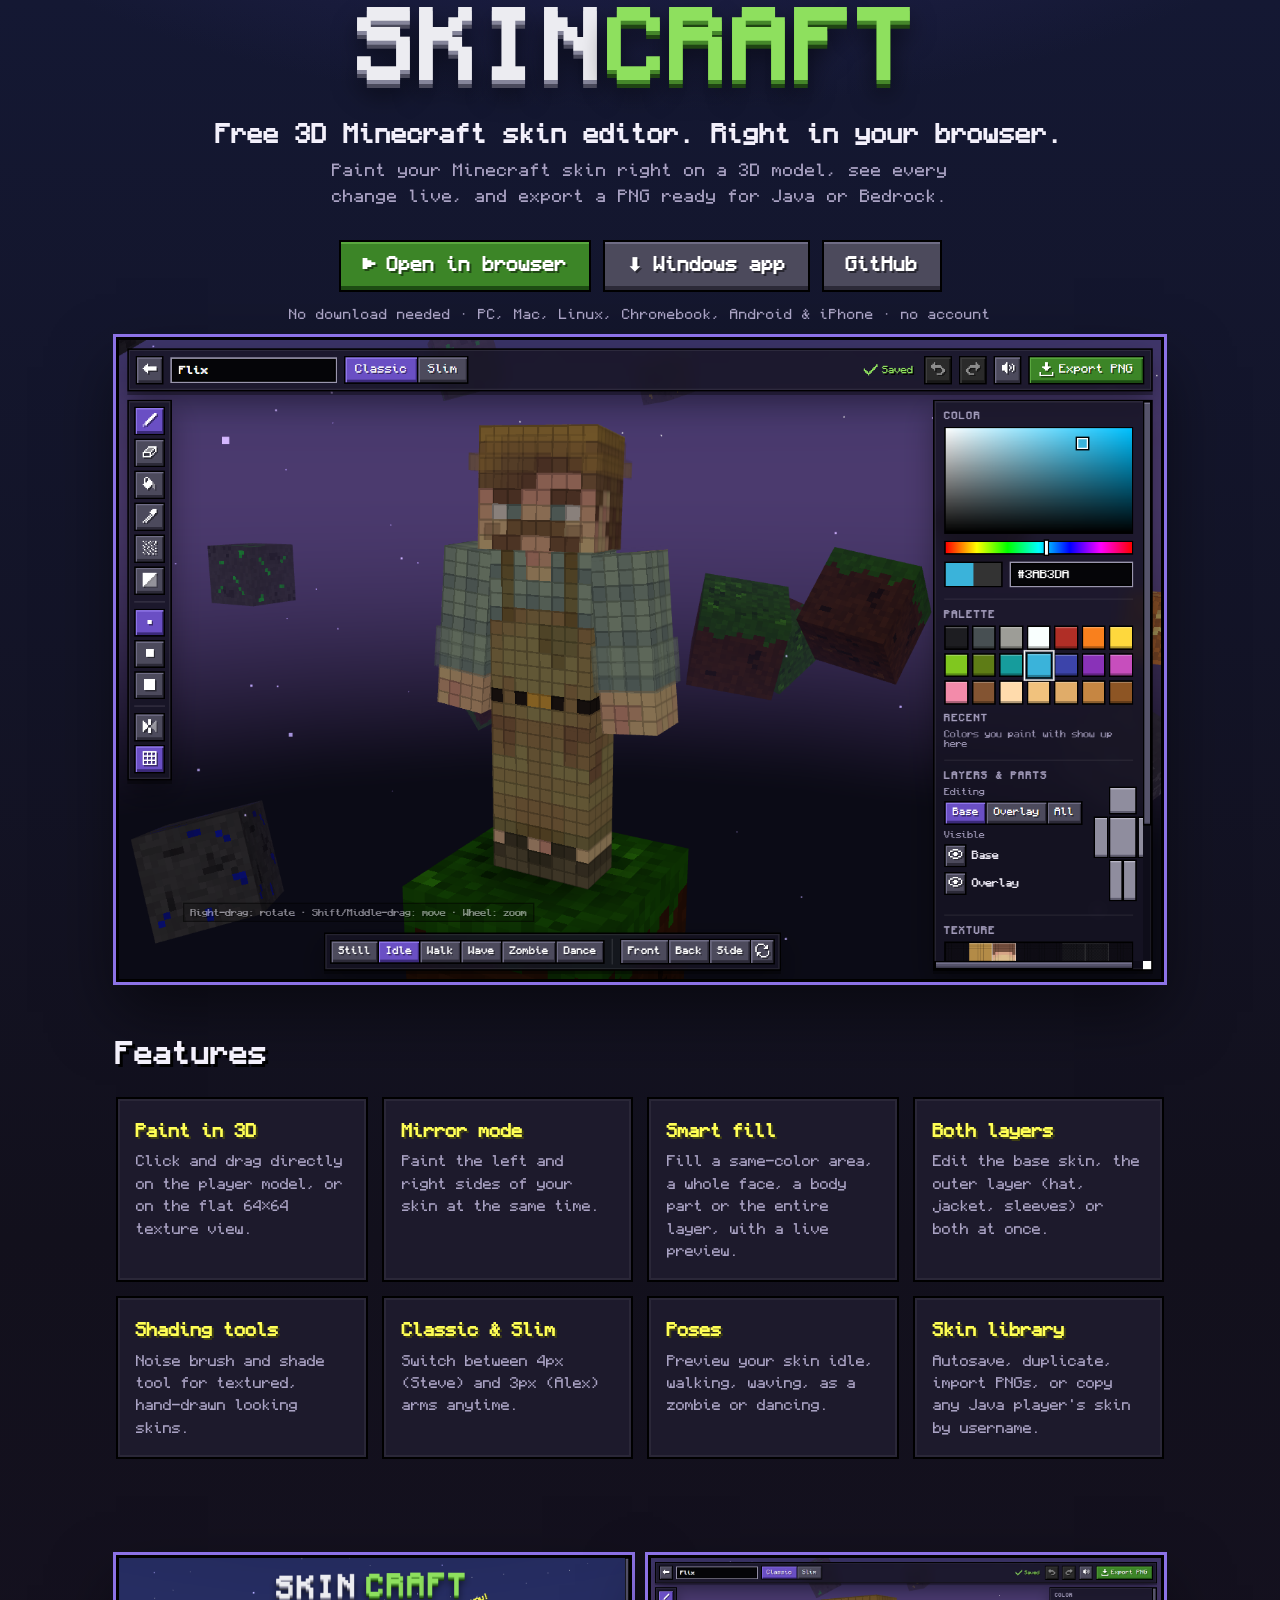
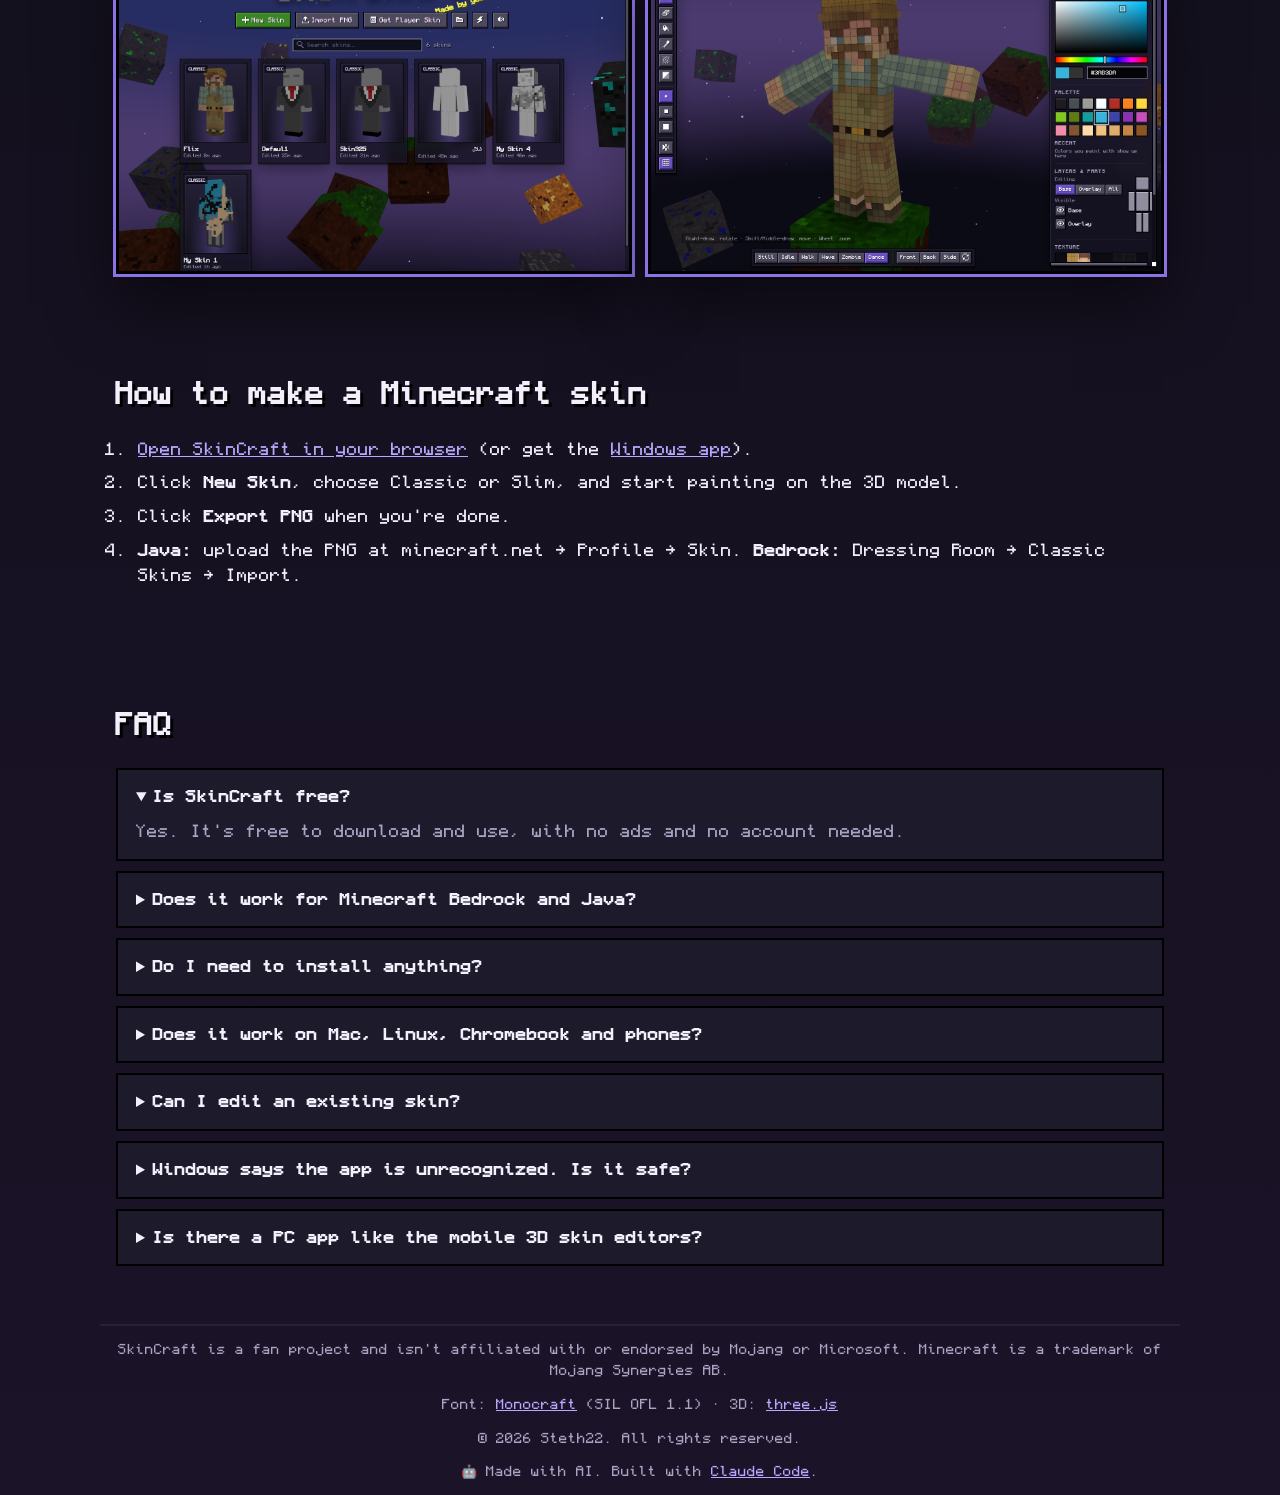
<file: docs/index.html>
<!doctype html>
<html lang="en">
<head>
  <meta charset="utf-8">
  <meta name="viewport" content="width=device-width, initial-scale=1">
  <title>SkinCraft – Free 3D Minecraft Skin Editor (Browser, PC, Mac & Mobile)</title>
  <meta name="description" content="SkinCraft is a free 3D Minecraft skin editor that runs in your browser on PC, Mac, Linux, Android and iPhone, or as a Windows app. Paint skins directly on a 3D model with mirror mode, layers, fill tools and pose previews, then export a PNG for Minecraft Java or Bedrock.">
  <link rel="canonical" href="https://steth22.github.io/SkinCraft/">
  <link rel="icon" href="assets/icon.png">
  <meta name="theme-color" content="#1b1730">

  <meta property="og:type" content="website">
  <meta property="og:site_name" content="SkinCraft">
  <meta property="og:title" content="SkinCraft – Free 3D Minecraft Skin Editor in your browser">
  <meta property="og:description" content="Paint Minecraft skins directly on a 3D model, right in your browser. No download. Mirror mode, layers, fill tools, poses and PNG export for Java & Bedrock.">
  <meta property="og:url" content="https://steth22.github.io/SkinCraft/">
  <meta property="og:image" content="https://steth22.github.io/SkinCraft/og.png">
  <meta property="og:image:width" content="1280">
  <meta property="og:image:height" content="640">
  <meta name="twitter:card" content="summary_large_image">
  <meta name="twitter:title" content="SkinCraft – Free 3D Minecraft Skin Editor in your browser">
  <meta name="twitter:description" content="Paint Minecraft skins directly on a 3D model. Free, in your browser or on Windows.">
  <meta name="twitter:image" content="https://steth22.github.io/SkinCraft/og.png">

  <script type="application/ld+json">
  {
    "@context": "https://schema.org",
    "@type": "SoftwareApplication",
    "name": "SkinCraft",
    "description": "Free 3D Minecraft skin editor that runs in the browser (PC, Mac, Linux, Android, iPhone) or as a Windows app. Paint skins directly on a 3D model with mirror mode, layers, fill tools and pose previews, then export a PNG for Minecraft Java or Bedrock.",
    "applicationCategory": "DesignApplication",
    "applicationSubCategory": "Minecraft skin editor",
    "operatingSystem": "Web browser (Windows, macOS, Linux, ChromeOS, Android, iOS), Windows 10, Windows 11",
    "browserRequirements": "Requires a modern browser with WebGL",
    "installUrl": "https://steth22.github.io/SkinCraft/app/",
    "softwareVersion": "1.0.1",
        "url": "https://steth22.github.io/SkinCraft/",
    "downloadUrl": "https://github.com/Steth22/SkinCraft/releases/latest",
    "codeRepository": "https://github.com/Steth22/SkinCraft",
    "screenshot": ["https://steth22.github.io/SkinCraft/library.png", "https://steth22.github.io/SkinCraft/editor.png"],
    "image": "https://steth22.github.io/SkinCraft/og.png",
    "offers": { "@type": "Offer", "price": "0", "priceCurrency": "USD" },
    "author": { "@type": "Person", "name": "Steth22", "url": "https://github.com/Steth22" },
    "copyrightHolder": { "@type": "Person", "name": "Steth22" },
    "copyrightYear": 2026,
    "featureList": [
      "Paint directly on a 3D Minecraft player model",
      "Mirror mode for symmetrical painting",
      "Base and overlay (outer) layer editing",
      "Fill by area, face, body part or whole layer",
      "Noise brush and shading tools",
      "Classic (Steve) and Slim (Alex) models",
      "Pose previews: idle, walk, wave, zombie, dance",
      "Import PNG skins and copy any Java player's skin by username",
      "Export 64x64 PNG skins for Minecraft Java and Bedrock"
    ]
  }
  </script>
  <script type="application/ld+json">
  {
    "@context": "https://schema.org",
    "@type": "FAQPage",
    "mainEntity": [
      { "@type": "Question", "name": "Is SkinCraft free?", "acceptedAnswer": { "@type": "Answer", "text": "Yes. SkinCraft is free to download and use, with no ads and no account needed." } },
      { "@type": "Question", "name": "How do I make a Minecraft skin on PC with SkinCraft?", "acceptedAnswer": { "@type": "Answer", "text": "Download SkinCraft.exe, click New Skin, paint directly on the 3D model, then click Export PNG and upload the file to Minecraft." } },
      { "@type": "Question", "name": "Does SkinCraft work for Minecraft Bedrock and Java?", "acceptedAnswer": { "@type": "Answer", "text": "Yes. SkinCraft exports standard 64x64 PNG skins, which work in both Minecraft Java Edition and Bedrock Edition." } },
      { "@type": "Question", "name": "Do I need to install anything?", "acceptedAnswer": { "@type": "Answer", "text": "No. SkinCraft runs directly in your web browser at steth22.github.io/SkinCraft/app. There is also an optional standalone .exe for Windows." } },
      { "@type": "Question", "name": "Does SkinCraft work on Mac, Linux, Chromebook, Android and iPhone?", "acceptedAnswer": { "@type": "Answer", "text": "Yes. The web version works in any modern browser with touch controls on phones and tablets, and it can be installed to the home screen like an app and used offline." } },
      { "@type": "Question", "name": "Can I edit an existing Minecraft skin?", "acceptedAnswer": { "@type": "Answer", "text": "Yes. Import any PNG skin (old 64x32 skins are converted automatically) or copy a Minecraft Java player's skin by typing their username." } },
      { "@type": "Question", "name": "Is there a PC app like the mobile 3D skin editors?", "acceptedAnswer": { "@type": "Answer", "text": "SkinCraft brings the paint-on-the-3D-model workflow of mobile skin editor apps to Windows PCs, with mouse and keyboard controls." } }
    ]
  }
  </script>

  <style>
    @font-face { font-family: 'Monocraft'; src: url(assets/monocraft.ttf) format('truetype'); font-weight: 400; font-display: swap; }
    @font-face { font-family: 'Monocraft'; src: url(assets/monocraft-bold.ttf) format('truetype'); font-weight: 700; font-display: swap; }
    :root {
      --bg: #12101c; --panel: #1d1a2c; --line: #000; --text: #f3f0fb; --muted: #aaa3c4;
      --green: #3c8527; --green-hi: #5aa83f; --green-lo: #1d4d13; --gold: #ffff55; --purple: #8c72e6;
    }
    * { box-sizing: border-box; }
    html { scroll-behavior: smooth; }
    body {
      margin: 0; color: var(--text); font: 16px/1.6 'Monocraft', ui-monospace, monospace;
      background: radial-gradient(1200px 600px at 50% -10%, #2c2a63 0%, transparent 70%), linear-gradient(#141833, #12101c 40%, #1b1328);
      background-color: var(--bg);
    }
    a { color: #b9a8ff; }
    .wrap { max-width: 1080px; margin: 0 auto; padding: 0 16px; }
    header { text-align: center; padding: 64px 0 40px; }
    .logo { margin: 0; font-weight: 700; font-size: clamp(44px, 10vw, 88px); line-height: 1; letter-spacing: .04em; }
    .logo .a { color: #ececf1; text-shadow: 0 4px 0 #85859a, 0 8px 0 #4a4a5c, 0 14px 24px rgba(0,0,0,.6); }
    .logo .b { color: #8ee05e; text-shadow: 0 4px 0 #45872a, 0 8px 0 #1f4413, 0 14px 24px rgba(0,0,0,.6); }
    .tag { font-size: clamp(18px, 3vw, 24px); font-weight: 700; margin: 26px 0 6px; }
    .sub { color: var(--muted); margin: 0 auto 30px; max-width: 640px; }
    .btns { display: flex; gap: 12px; justify-content: center; flex-wrap: wrap; }
    .btn {
      display: inline-flex; align-items: center; gap: 10px; padding: 12px 22px 15px; font: 700 18px 'Monocraft', monospace;
      color: #fff; text-decoration: none; background: #4c4a5c; border: 2px solid #000;
      box-shadow: inset 0 2px 0 #6f6c85, inset 0 -4px 0 #2c2a38; text-shadow: 2px 2px 0 rgba(0,0,0,.45);
      transition: transform .1s, filter .15s;
    }
    .btn:hover { filter: brightness(1.15); transform: translateY(-2px); }
    .btn.green { background: var(--green); box-shadow: inset 0 2px 0 var(--green-hi), inset 0 -4px 0 var(--green-lo); }
    .note { color: var(--muted); font-size: 13px; margin-top: 12px; }
    .shot { display: block; width: 100%; height: auto; border: 3px solid #000; box-shadow: 0 0 0 3px var(--purple), 0 30px 60px rgba(0,0,0,.5); }
    section { padding: 48px 0; }
    h2 { font-size: 28px; margin: 0 0 22px; text-shadow: 3px 3px 0 #000; }
    .grid { display: grid; grid-template-columns: repeat(auto-fit, minmax(240px, 1fr)); gap: 14px; }
    .card { background: var(--panel); border: 2px solid #000; box-shadow: inset 0 0 0 2px rgba(255,255,255,.06); padding: 18px; }
    .card h3 { margin: 0 0 6px; font-size: 17px; color: var(--gold); text-shadow: 2px 2px 0 #3f3f15; }
    .card p { margin: 0; color: var(--muted); font-size: 14px; }
    .pair { display: grid; grid-template-columns: 1fr 1fr; gap: 16px; }
    ol.steps { padding-left: 22px; } ol.steps li { margin-bottom: 8px; }
    details { background: var(--panel); border: 2px solid #000; margin-bottom: 10px; padding: 14px 18px; }
    summary { cursor: pointer; font-weight: 700; }
    details p { color: var(--muted); margin: 10px 0 0; }
    footer { text-align: center; color: var(--muted); font-size: 13px; padding: 40px 0 60px; border-top: 2px solid rgba(255,255,255,.06); margin-top: 30px; }
    @media (max-width: 700px) { .pair { grid-template-columns: 1fr; } header { padding-top: 40px; } }
  </style>
</head>
<body>
  <header class="wrap">
    <h1 class="logo"><span class="a">SKIN</span><span class="b">CRAFT</span></h1>
    <p class="tag">Free 3D Minecraft skin editor. Right in your browser.</p>
    <p class="sub">Paint your Minecraft skin right on a 3D model, see every change live, and export a PNG ready for Java or Bedrock.</p>
    <div class="btns">
      <a class="btn green" href="app/">▶ Open in browser</a>
      <a class="btn" href="https://github.com/Steth22/SkinCraft/releases/latest">⬇ Windows app</a>
      <a class="btn" href="https://github.com/Steth22/SkinCraft">GitHub</a>
    </div>
    <p class="note">No download needed · PC, Mac, Linux, Chromebook, Android &amp; iPhone · no account</p>
  </header>

  <main class="wrap">
    <img class="shot" src="editor.png" width="1500" height="920" alt="SkinCraft editor painting a Minecraft skin on a 3D model">

    <section id="features">
      <h2>Features</h2>
      <div class="grid">
        <div class="card"><h3>Paint in 3D</h3><p>Click and drag directly on the player model, or on the flat 64×64 texture view.</p></div>
        <div class="card"><h3>Mirror mode</h3><p>Paint the left and right sides of your skin at the same time.</p></div>
        <div class="card"><h3>Smart fill</h3><p>Fill a same-color area, a whole face, a body part or the entire layer, with a live preview.</p></div>
        <div class="card"><h3>Both layers</h3><p>Edit the base skin, the outer layer (hat, jacket, sleeves) or both at once.</p></div>
        <div class="card"><h3>Shading tools</h3><p>Noise brush and shade tool for textured, hand-drawn looking skins.</p></div>
        <div class="card"><h3>Classic &amp; Slim</h3><p>Switch between 4px (Steve) and 3px (Alex) arms anytime.</p></div>
        <div class="card"><h3>Poses</h3><p>Preview your skin idle, walking, waving, as a zombie or dancing.</p></div>
        <div class="card"><h3>Skin library</h3><p>Autosave, duplicate, import PNGs, or copy any Java player's skin by username.</p></div>
      </div>
    </section>

    <section>
      <div class="pair">
        <img class="shot" src="library.png" width="1500" height="920" alt="SkinCraft skin library with 3D previews" loading="lazy">
        <img class="shot" src="dance.png" width="1500" height="920" alt="Minecraft skin previewed in a dance pose in SkinCraft" loading="lazy">
      </div>
    </section>

    <section id="how">
      <h2>How to make a Minecraft skin</h2>
      <ol class="steps">
        <li><a href="app/">Open SkinCraft in your browser</a> (or get the <a href="https://github.com/Steth22/SkinCraft/releases/latest">Windows app</a>).</li>
        <li>Click <b>New Skin</b>, choose Classic or Slim, and start painting on the 3D model.</li>
        <li>Click <b>Export PNG</b> when you're done.</li>
        <li><b>Java:</b> upload the PNG at minecraft.net → Profile → Skin. <b>Bedrock:</b> Dressing Room → Classic Skins → Import.</li>
      </ol>
    </section>

    <section id="faq">
      <h2>FAQ</h2>
      <details open><summary>Is SkinCraft free?</summary><p>Yes. It's free to download and use, with no ads and no account needed.</p></details>
      <details><summary>Does it work for Minecraft Bedrock and Java?</summary><p>Yes. SkinCraft exports standard 64×64 PNG skins, which work in both Java Edition and Bedrock Edition.</p></details>
      <details><summary>Do I need to install anything?</summary><p>No. SkinCraft runs right in your browser. There's also an optional standalone Windows app.</p></details>
      <details><summary>Does it work on Mac, Linux, Chromebook and phones?</summary><p>Yes. Use it in any modern browser. On phones and tablets, paint with one finger and pinch or use two fingers to zoom and rotate. You can also add it to your home screen and use it offline.</p></details>
      <details><summary>Can I edit an existing skin?</summary><p>Yes. Import any PNG skin (old 64×32 skins convert automatically), or copy a Minecraft Java player's skin by username.</p></details>
      <details><summary>Windows says the app is unrecognized. Is it safe?</summary><p>The app isn't code-signed, so SmartScreen may warn you the first time. Click <b>More info → Run anyway</b>. The full source code is on GitHub.</p></details>
      <details><summary>Is there a PC app like the mobile 3D skin editors?</summary><p>That's what SkinCraft is: the paint-on-the-3D-model workflow of mobile skin editor apps, on Windows with mouse and keyboard controls.</p></details>
    </section>
  </main>

  <footer class="wrap">
    <p>SkinCraft is a fan project and isn't affiliated with or endorsed by Mojang or Microsoft. Minecraft is a trademark of Mojang Synergies AB.</p>
    <p>Font: <a href="https://github.com/IdreesInc/Monocraft">Monocraft</a> (SIL OFL 1.1) · 3D: <a href="https://threejs.org">three.js</a></p>
    <p>© 2026 Steth22. All rights reserved.</p>
    <p>🤖 Made with AI. Built with <a href="https://claude.com/claude-code">Claude Code</a>.</p>
  </footer>
</body>
</html>
</file>
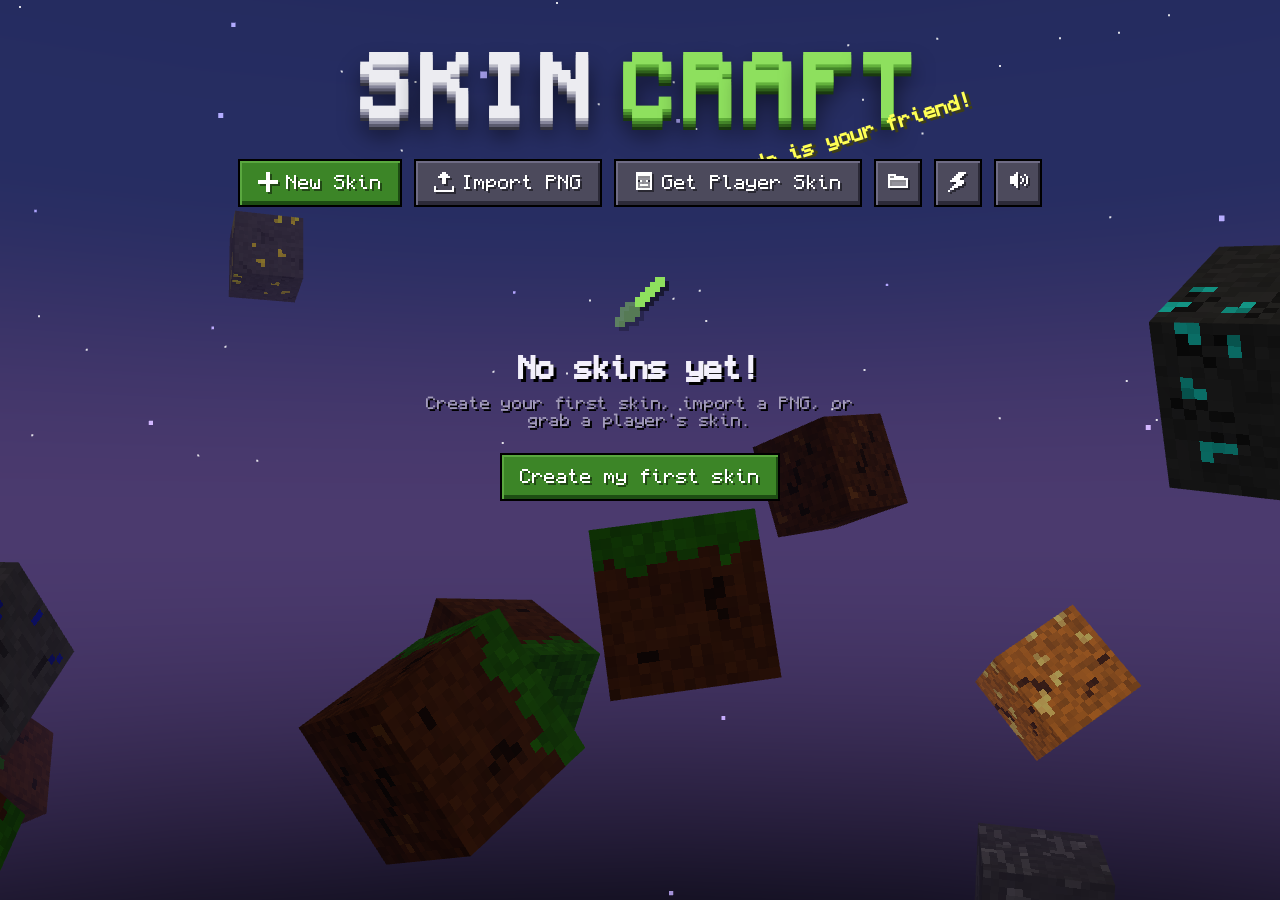
<file: wwwroot/index.html>
<!doctype html>
<html lang="en">
<head>
  <meta charset="utf-8">
  <title>SkinCraft</title>
  <meta name="viewport" content="width=device-width, initial-scale=1">
  <link rel="icon" href="icon.png">
  <link rel="stylesheet" href="css/style.css">
</head>
<body>
  <canvas id="world"></canvas>

  <div id="app">
    <section id="screen-library" class="screen">
      <header class="lib-header">
        <div class="logo-wrap">
          <h1 id="logo" class="logo" aria-label="SkinCraft"></h1>
          <div id="splash" class="splash"></div>
        </div>
        <div class="lib-actions">
          <button class="mc-btn green big" id="btn-new" data-tip="Create a new skin|Ctrl+N"></button>
          <button class="mc-btn big" id="btn-import" data-tip="Import PNG skins|You can also drag &amp; drop files"></button>
          <button class="mc-btn big" id="btn-fetch" data-tip="Copy any player's skin|Needs internet"></button>
          <button class="mc-btn icon big" id="btn-folder" data-tip="Open skins folder"></button>
          <button class="mc-btn icon big" id="btn-lite" data-tip="Performance mode|Hides floating blocks, particles &amp; blur for slower PCs"></button>
          <button class="mc-btn icon big sound-btn" data-tip="Sound on/off"></button>
        </div>
      </header>

      <div class="lib-bar" id="lib-bar">
        <div class="search">
          <span id="lib-search-ico"></span>
          <input id="lib-search" class="mc-input" placeholder="Search skins…" spellcheck="false" dir="auto">
        </div>
        <div class="count" id="lib-count"></div>
      </div>

      <div id="skin-grid" class="skin-grid"></div>
      <div id="lib-nores" class="nores hidden">No skins match your search.</div>

      <div id="lib-empty" class="empty hidden">
        <div class="empty-ico" id="empty-ico"></div>
        <h2>No skins yet!</h2>
        <p>Create your first skin, import a PNG, or grab a player's skin.</p>
        <button class="mc-btn green big" id="btn-empty-new"><span>Create my first skin</span></button>
      </div>
    </section>

    <section id="screen-editor" class="screen hidden">
      <div class="topbar panel">
        <button class="mc-btn icon" id="ed-back" data-tip="Back to library|Esc"></button>
        <input id="ed-name" class="mc-input name-input" maxlength="40" spellcheck="false" dir="auto" data-tip="Skin name">
        <div class="seg" id="ed-model">
          <button class="mc-btn" data-v="classic" data-tip="Classic model|4px wide arms">Classic</button>
          <button class="mc-btn" data-v="slim" data-tip="Slim model|3px wide arms">Slim</button>
        </div>
        <div class="spacer"></div>
        <div id="save-state" class="save-state"></div>
        <button class="mc-btn icon" id="ed-undo" data-tip="Undo|Ctrl+Z"></button>
        <button class="mc-btn icon" id="ed-redo" data-tip="Redo|Ctrl+Y"></button>
        <button class="mc-btn icon sound-btn" data-tip="Sound on/off"></button>
        <button class="mc-btn green" id="ed-export" data-tip="Save as a PNG file|Ctrl+E"></button>
      </div>

      <div class="toolbar panel" id="ed-tools"></div>

      <div class="tool-opts panel hidden" id="ed-opts">
        <div class="opt" id="opt-strength">
          <label for="ed-strength">Strength</label>
          <input type="range" id="ed-strength" min="4" max="40">
          <span id="ed-strength-v"></span>
        </div>
        <div class="opt" id="opt-fill">
          <label>Fill</label>
          <div class="seg">
            <button class="mc-btn sm" data-fill="area" data-tip="Area|Connected pixels of the same color">Area</button>
            <button class="mc-btn sm" data-fill="face" data-tip="Face|The whole face you click">Face</button>
            <button class="mc-btn sm" data-fill="part" data-tip="Part|Every side of that body part">Part</button>
            <button class="mc-btn sm" data-fill="all" data-tip="Everything|All visible parts on this layer">All</button>
          </div>
        </div>
      </div>

      <aside class="side panel" id="ed-side">
        <section>
          <h3>Color</h3>
          <div id="ed-picker" class="picker"></div>
        </section>
        <section>
          <h3>Palette</h3>
          <div class="swatches" id="ed-palette"></div>
          <h3 class="sub">Recent</h3>
          <div class="swatches" id="ed-recent"></div>
        </section>
        <section>
          <h3>Layers &amp; Parts</h3>
          <div class="layers">
            <div class="layer-col">
              <div class="label">Editing</div>
              <div class="seg full" id="ed-layer">
                <button class="mc-btn sm" data-v="base" data-tip="Edit the base layer|X to switch">Base</button>
                <button class="mc-btn sm" data-v="over" data-tip="Edit the outer layer|Hat, jacket, sleeves…">Overlay</button>
                <button class="mc-btn sm" data-v="all" data-tip="Edit both layers|Paints whatever pixel you see">All</button>
              </div>
              <div class="label">Visible</div>
              <div class="vis-row"><button class="mc-btn icon xs" id="vis-base" data-tip="Show/hide base layer"></button><span>Base</span></div>
              <div class="vis-row"><button class="mc-btn icon xs" id="vis-over" data-tip="Show/hide overlay"></button><span>Overlay</span></div>
            </div>
            <div class="mini-body" id="ed-parts" data-tip="Click a part to hide it|Paint hidden spots easily">
              <div class="mb-part" data-part="head"></div>
              <div class="mb-part" data-part="rightArm"></div>
              <div class="mb-part" data-part="body"></div>
              <div class="mb-part" data-part="leftArm"></div>
              <div class="mb-part" data-part="rightLeg"></div>
              <div class="mb-part" data-part="leftLeg"></div>
            </div>
          </div>
        </section>
        <section>
          <h3>Texture</h3>
          <canvas id="ed-2d" width="512" height="512"></canvas>
        </section>
      </aside>

      <div class="viewbar-wrap"><div class="viewbar panel" id="ed-viewbar"></div></div>
      <div class="hud" id="ed-hud"></div>
    </section>
  </div>

  <div id="modal-root"></div>
  <div id="toasts"></div>
  <div id="drop-hint"><div class="panel">Drop PNG skins to import</div></div>
  <canvas id="wipe"></canvas>

  <div id="loader">
    <div class="ld-logo">SKIN<span>CRAFT</span></div>
    <div class="ld-bar"><i></i></div>
    <div class="ld-text">Generating pixels…</div>
  </div>

  <script type="module" src="js/main.js"></script>
</body>
</html>
</file>
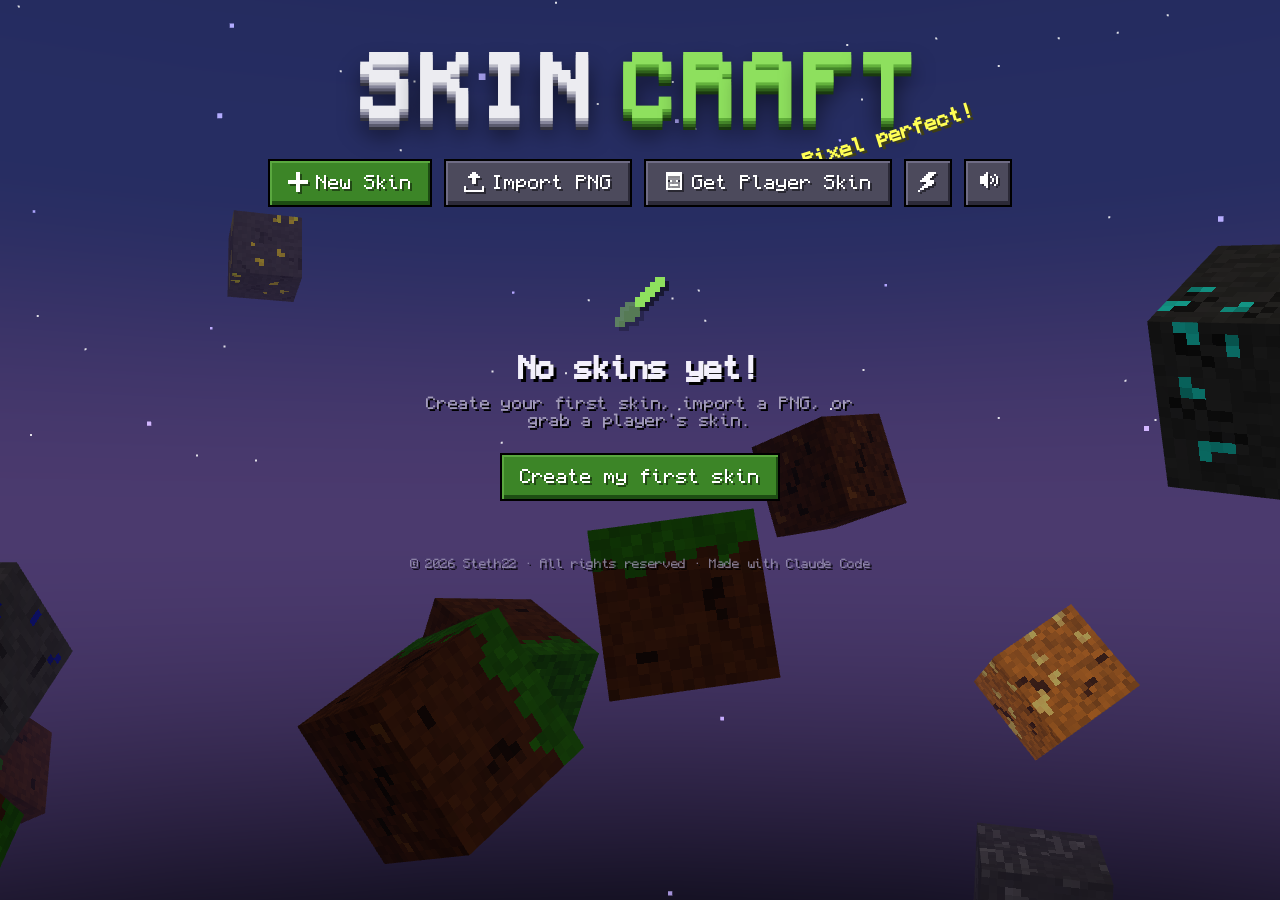
<file: docs/app/index.html>
<!doctype html>
<html lang="en">
<head>
  <meta charset="utf-8">
  <title>SkinCraft – 3D Minecraft Skin Editor</title>
  <meta name="viewport" content="width=device-width, initial-scale=1, viewport-fit=cover">
  <meta name="description" content="Free 3D Minecraft skin editor that runs in your browser. Paint skins directly on a 3D model and export a PNG for Java or Bedrock.">
  <meta name="theme-color" content="#1b1730">
  <meta name="apple-mobile-web-app-capable" content="yes">
  <meta name="apple-mobile-web-app-status-bar-style" content="black-translucent">
  <link rel="manifest" href="manifest.webmanifest">
  <link rel="apple-touch-icon" href="icon-192.png">
  <link rel="icon" href="icon.png">
  <link rel="stylesheet" href="css/style.css">
</head>
<body>
  <canvas id="world"></canvas>

  <div id="app">
    <section id="screen-library" class="screen">
      <header class="lib-header">
        <div class="logo-wrap">
          <h1 id="logo" class="logo" aria-label="SkinCraft"></h1>
          <div id="splash" class="splash"></div>
        </div>
        <div class="lib-actions">
          <button class="mc-btn green big" id="btn-new" data-tip="Create a new skin|Ctrl+N"></button>
          <button class="mc-btn big" id="btn-import" data-tip="Import PNG skins|You can also drag &amp; drop files"></button>
          <button class="mc-btn big" id="btn-fetch" data-tip="Copy any player's skin|Needs internet"></button>
          <button class="mc-btn icon big" id="btn-folder" data-tip="Open skins folder"></button>
          <button class="mc-btn icon big" id="btn-lite" data-tip="Performance mode|Hides floating blocks, particles &amp; blur for slower PCs"></button>
          <button class="mc-btn icon big sound-btn" data-tip="Sound on/off"></button>
        </div>
      </header>

      <div class="lib-bar" id="lib-bar">
        <div class="search">
          <span id="lib-search-ico"></span>
          <input id="lib-search" class="mc-input" placeholder="Search skins…" spellcheck="false" dir="auto">
        </div>
        <div class="count" id="lib-count"></div>
      </div>

      <div id="skin-grid" class="skin-grid"></div>
      <div id="lib-nores" class="nores hidden">No skins match your search.</div>

      <div id="lib-empty" class="empty hidden">
        <div class="empty-ico" id="empty-ico"></div>
        <h2>No skins yet!</h2>
        <p>Create your first skin, import a PNG, or grab a player's skin.</p>
        <button class="mc-btn green big" id="btn-empty-new"><span>Create my first skin</span></button>
      </div>

      <footer class="lib-foot">© 2026 Steth22 · All rights reserved · Made with Claude Code</footer>
    </section>

    <section id="screen-editor" class="screen hidden">
      <div class="topbar panel">
        <button class="mc-btn icon" id="ed-back" data-tip="Back to library|Esc"></button>
        <input id="ed-name" class="mc-input name-input" maxlength="40" spellcheck="false" dir="auto" data-tip="Skin name">
        <div class="seg model-seg" id="ed-model">
          <button class="mc-btn" data-v="classic" data-tip="Classic model|4px wide arms">Classic</button>
          <button class="mc-btn" data-v="slim" data-tip="Slim model|3px wide arms">Slim</button>
        </div>
        <div class="spacer"></div>
        <div id="save-state" class="save-state"></div>
        <button class="mc-btn icon" id="ed-undo" data-tip="Undo|Ctrl+Z"></button>
        <button class="mc-btn icon" id="ed-redo" data-tip="Redo|Ctrl+Y"></button>
        <button class="mc-btn icon sound-btn" data-tip="Sound on/off"></button>
        <button class="mc-btn green" id="ed-export" data-tip="Save as a PNG file|Ctrl+E"></button>
      </div>

      <div class="toolbar panel" id="ed-tools"></div>

      <div class="tool-opts panel hidden" id="ed-opts">
        <div class="opt" id="opt-strength">
          <label for="ed-strength">Strength</label>
          <input type="range" id="ed-strength" min="4" max="40">
          <span id="ed-strength-v"></span>
        </div>
        <div class="opt" id="opt-fill">
          <label>Fill</label>
          <div class="seg">
            <button class="mc-btn sm" data-fill="area" data-tip="Area|Connected pixels of the same color">Area</button>
            <button class="mc-btn sm" data-fill="face" data-tip="Face|The whole face you click">Face</button>
            <button class="mc-btn sm" data-fill="part" data-tip="Part|Every side of that body part">Part</button>
            <button class="mc-btn sm" data-fill="all" data-tip="Everything|All visible parts on this layer">All</button>
          </div>
        </div>
      </div>

      <button class="sheet-btn" id="ed-sheet-btn" aria-label="Colors and layers"><i></i></button>

      <aside class="side panel" id="ed-side">
        <div class="sheet-handle" id="ed-sheet-close"><i></i></div>
        <section class="mobile-only">
          <h3>Model</h3>
          <div class="seg full model-seg">
            <button class="mc-btn sm" data-v="classic">Classic</button>
            <button class="mc-btn sm" data-v="slim">Slim</button>
          </div>
        </section>
        <section>
          <h3>Color</h3>
          <div id="ed-picker" class="picker"></div>
        </section>
        <section>
          <h3>Palette</h3>
          <div class="swatches" id="ed-palette"></div>
          <h3 class="sub">Recent</h3>
          <div class="swatches" id="ed-recent"></div>
        </section>
        <section>
          <h3>Layers &amp; Parts</h3>
          <div class="layers">
            <div class="layer-col">
              <div class="label">Editing</div>
              <div class="seg full" id="ed-layer">
                <button class="mc-btn sm" data-v="base" data-tip="Edit the base layer|X to switch">Base</button>
                <button class="mc-btn sm" data-v="over" data-tip="Edit the outer layer|Hat, jacket, sleeves…">Overlay</button>
                <button class="mc-btn sm" data-v="all" data-tip="Edit both layers|Paints whatever pixel you see">All</button>
              </div>
              <div class="label">Visible</div>
              <div class="vis-row"><button class="mc-btn icon xs" id="vis-base" data-tip="Show/hide base layer"></button><span>Base</span></div>
              <div class="vis-row"><button class="mc-btn icon xs" id="vis-over" data-tip="Show/hide overlay"></button><span>Overlay</span></div>
            </div>
            <div class="mini-body" id="ed-parts" data-tip="Click a part to hide it|Paint hidden spots easily">
              <div class="mb-part" data-part="head"></div>
              <div class="mb-part" data-part="rightArm"></div>
              <div class="mb-part" data-part="body"></div>
              <div class="mb-part" data-part="leftArm"></div>
              <div class="mb-part" data-part="rightLeg"></div>
              <div class="mb-part" data-part="leftLeg"></div>
            </div>
          </div>
        </section>
        <section>
          <h3>Texture</h3>
          <canvas id="ed-2d" width="512" height="512"></canvas>
        </section>
      </aside>

      <div class="viewbar-wrap"><div class="viewbar panel" id="ed-viewbar"></div></div>
      <div class="hud" id="ed-hud"></div>
    </section>
  </div>

  <div id="modal-root"></div>
  <div id="toasts"></div>
  <div id="drop-hint"><div class="panel">Drop PNG skins to import</div></div>
  <canvas id="wipe"></canvas>

  <div id="loader">
    <div class="ld-logo">SKIN<span>CRAFT</span></div>
    <div class="ld-bar"><i></i></div>
    <div class="ld-text">Generating pixels…</div>
  </div>

  <script type="module" src="js/main.js"></script>
</body>
</html>
</file>
<file: wwwroot/css/style.css>
@font-face { font-family: 'Monocraft'; src: url(../fonts/monocraft.ttf) format('truetype'); font-weight: 400; }
@font-face { font-family: 'Monocraft'; src: url(../fonts/monocraft-bold.ttf) format('truetype'); font-weight: 700; }
@font-face { font-family: 'Monocraft'; src: url(../fonts/monocraft-black.ttf) format('truetype'); font-weight: 900; }

:root {
  --panel: rgba(22, 19, 34, 0.84);
  --text: #f3f0fb;
  --muted: #a39cbb;
  --gold: #ffff55;
  --purple: #8c72e6;
  --bounce: cubic-bezier(.2, 1.45, .4, 1);
}

* { box-sizing: border-box; }
html, body {
  margin: 0; height: 100%; overflow: hidden;
  background: #0a0b14; color: var(--text);
  font: 400 16px 'Monocraft', monospace; letter-spacing: -0.02em;
  user-select: none; -webkit-user-select: none;
}
button { font: inherit; }
.hidden { display: none !important; }
.muted { color: var(--muted); }
.small { font-size: 13px; }

#world { position: fixed; inset: 0; width: 100%; height: 100%; display: block; cursor: default; }
#app { position: fixed; inset: 0; pointer-events: none; }
.screen { position: absolute; inset: 0; }

::-webkit-scrollbar { width: 12px; height: 12px; }
::-webkit-scrollbar-track { background: rgba(0, 0, 0, .25); }
::-webkit-scrollbar-thumb { background: #55536a; border: 2px solid #000; box-shadow: inset 0 2px 0 #77748f, inset 0 -2px 0 #3b394b; }

/* ---------- Panels & controls ---------- */
.panel {
  background: var(--panel);
  border: 2px solid #000;
  box-shadow: inset 0 0 0 2px rgba(255, 255, 255, .07), 0 5px 0 rgba(0, 0, 0, .35), 0 18px 40px rgba(0, 0, 0, .35);
  backdrop-filter: blur(10px);
  pointer-events: auto;
}

.mc-btn {
  --b: #4c4a5c; --t: #6f6c85; --s: #2c2a38;
  position: relative;
  display: inline-flex; align-items: center; justify-content: center; gap: 8px;
  min-height: 40px; padding: 7px 14px 10px;
  color: #fff; background: var(--b);
  border: 2px solid #000;
  box-shadow: inset 0 2px 0 var(--t), inset 2px 0 0 var(--t), inset 0 -4px 0 var(--s), inset -2px 0 0 var(--s);
  text-shadow: 2px 2px 0 rgba(0, 0, 0, .45);
  font-size: 16px; white-space: nowrap;
  cursor: pointer; pointer-events: auto;
  transition: transform .12s var(--bounce), filter .15s;
}
.mc-btn:hover { filter: brightness(1.16); transform: translateY(-2px); }
/* Keeps the hit area under the cursor while the hovered element is lifted, so hover doesn't flicker at its bottom edge. */
.mc-btn:hover::before, .model-opt:hover::before, .card:hover::before { content: ''; position: absolute; left: -2px; right: -2px; top: 100%; height: 6px; }
.card:hover::before { height: 14px; }
.mc-btn:hover::after { content: ''; position: absolute; inset: -2px; border: 2px solid #fff; pointer-events: none; }
.mc-btn:active { transform: translateY(1px); padding-top: 9px; padding-bottom: 8px; box-shadow: inset 0 2px 0 var(--t), inset 2px 0 0 var(--t), inset 0 -1px 0 var(--s), inset -2px 0 0 var(--s); }
.mc-btn:disabled { filter: grayscale(1) brightness(.55); cursor: default; transform: none; }
.mc-btn:disabled::after { display: none; }
.mc-btn .ico { filter: drop-shadow(2px 2px 0 rgba(0, 0, 0, .45)); flex: none; }
.mc-btn.green { --b: #3c8527; --t: #5aa83f; --s: #1d4d13; }
.mc-btn.red { --b: #b3312c; --t: #d65049; --s: #6e1612; }
.mc-btn.active { --b: #6a4fc4; --t: #8f76ea; --s: #3b2a7a; }
.mc-btn.icon { padding: 7px 8px 10px; min-width: 40px; }
.mc-btn.icon:active { padding: 9px 8px 8px; }
.mc-btn.big { min-height: 48px; font-size: 18px; padding: 10px 18px 13px; }
.mc-btn.big.icon { padding: 10px 12px 13px; min-width: 48px; }
.mc-btn.big:active { padding-top: 12px; padding-bottom: 11px; }
.mc-btn.sm { min-height: 34px; font-size: 14px; padding: 5px 10px 8px; }
.mc-btn.sm.icon { padding: 5px 6px 8px; min-width: 34px; }
.mc-btn.sm:active { padding-top: 7px; padding-bottom: 6px; }
.mc-btn.xs { min-height: 30px; min-width: 30px; padding: 3px 4px 6px; }
.mc-btn.xs:active { padding: 5px 4px 4px; }
.mc-btn.off { opacity: .55; }
.mc-btn.bounce { animation: btnBounce .35s var(--bounce); }
@keyframes btnBounce { 0% { transform: scale(.82); } 60% { transform: scale(1.12); } 100% { transform: scale(1); } }

.seg { display: inline-flex; }
.seg .mc-btn + .mc-btn { margin-left: -2px; }
.seg.full { display: flex; }
.seg.full .mc-btn { flex: 1; }

.mc-input {
  font: 16px 'Monocraft', monospace; color: #fff;
  background: #050508; border: 2px solid #9a96ad;
  padding: 8px 10px; outline: none;
  box-shadow: inset 0 0 0 2px #000;
  user-select: text; -webkit-user-select: text;
}
.mc-input:focus { border-color: #fff; box-shadow: inset 0 0 0 2px #000, 0 0 0 3px rgba(140, 114, 230, .45); }
.mc-input::placeholder { color: #6c6880; }

/* ---------- Tooltip ---------- */
#tip {
  position: fixed; left: 0; top: 0; z-index: 2000; pointer-events: none;
  padding: 5px 9px 6px; max-width: 280px;
  background: rgba(16, 2, 18, .95);
  box-shadow: 0 0 0 2px #100010, inset 0 0 0 2px #3a1c84;
  font-size: 15px; color: #fff; text-shadow: 2px 2px 0 #3f3f3f;
  opacity: 0; transition: opacity .1s;
}
#tip.on { opacity: 1; }
#tip .k { color: #aaa; font-size: 13px; margin-top: 2px; }

/* ---------- Loader ---------- */
#loader {
  position: fixed; inset: 0; z-index: 3000;
  display: flex; flex-direction: column; align-items: center; justify-content: center; gap: 26px;
  background: #0a0b14;
  transition: opacity .6s ease, transform .6s ease;
}
#loader.done { opacity: 0; transform: scale(1.06); pointer-events: none; }
.ld-logo { font: 900 48px 'Monocraft'; color: #e9e9ee; text-shadow: 0 4px 0 #5a5a66, 0 8px 0 #2b2b33; animation: ldPulse 1.2s ease-in-out infinite; }
.ld-logo span { color: #86d65a; text-shadow: 0 4px 0 #3c7a24, 0 8px 0 #1f4413; }
.ld-bar { width: 360px; height: 18px; border: 2px solid #000; background: #1a1825; box-shadow: inset 0 0 0 2px #333; }
.ld-bar i { display: block; height: 100%; width: 0; background: linear-gradient(#7fd650, #3c8527); animation: ldFill 1s steps(14) forwards; }
.ld-text { color: var(--muted); font-size: 15px; }
@keyframes ldFill { to { width: 100%; } }
@keyframes ldPulse { 50% { transform: translateY(-4px); } }

/* ---------- Library ---------- */
#screen-library { pointer-events: auto; overflow-y: auto; overflow-x: hidden; padding: 30px 48px 70px; }
.lib-header { display: flex; flex-direction: column; align-items: center; gap: 30px; margin: 4px 0 30px; }
.logo-wrap { position: relative; padding: 8px 20px 0; }
.logo { margin: 0; font: 700 80px 'Monocraft'; letter-spacing: 0; display: flex; gap: 30px; }
.logo .word { display: flex; gap: 7px; }
.logo .ch { display: inline-block; animation: wave 2.6s ease-in-out infinite; animation-delay: calc(var(--i) * -0.16s); }
.logo .w1 .ch { color: #ececf1; text-shadow: 0 3px 0 #b8b8c4, 0 6px 0 #85859a, 0 9px 0 #5b5b6e, 0 12px 0 #34343f, 0 16px 22px rgba(0, 0, 0, .65); }
.logo .w2 .ch { color: #8ee05e; text-shadow: 0 3px 0 #63b23c, 0 6px 0 #45872a, 0 9px 0 #2e5f1b, 0 12px 0 #1a3a0f, 0 16px 22px rgba(0, 0, 0, .65); }
@keyframes wave { 0%, 100% { transform: translateY(0); } 50% { transform: translateY(-9px); } }
.splash {
  position: absolute; right: -40px; bottom: -16px;
  font: 700 19px 'Monocraft'; color: var(--gold); text-shadow: 3px 3px 0 #3f3f15;
  transform: rotate(-17deg); cursor: pointer; white-space: nowrap;
  animation: splash .45s ease-in-out infinite alternate;
}
.splash.hop { animation: splashHop .4s var(--bounce), splash .45s .4s ease-in-out infinite alternate; }
@keyframes splash { from { transform: rotate(-17deg) scale(1); } to { transform: rotate(-17deg) scale(1.1); } }
@keyframes splashHop { 0% { transform: rotate(-17deg) scale(.3); } 100% { transform: rotate(-17deg) scale(1); } }

.lib-actions { display: flex; gap: 12px; flex-wrap: wrap; justify-content: center; animation: rise .6s .15s var(--bounce) backwards; }
.lib-bar { display: flex; align-items: center; justify-content: center; gap: 14px; max-width: 1240px; margin: 0 auto 22px; animation: rise .6s .25s var(--bounce) backwards; }
.search { position: relative; flex: 1; max-width: 380px; }
.search > span { position: absolute; left: 12px; top: 50%; transform: translateY(-50%); color: #77738c; }
.search input { width: 100%; padding-left: 40px; background: rgba(5, 5, 8, .75); }
.count { color: var(--muted); text-shadow: 2px 2px 0 #000; }

.skin-grid { display: grid; grid-template-columns: repeat(auto-fill, 210px); justify-content: center; gap: 20px; max-width: 1240px; margin: 0 auto; }
.card {
  position: relative; cursor: pointer; padding: 10px 10px 12px;
  animation: cardIn .55s var(--bounce) backwards; animation-delay: calc(var(--i) * 45ms + .1s);
  transition: transform .2s var(--bounce), box-shadow .2s;
}
.card:hover { transform: translateY(-8px) rotate(-.6deg); box-shadow: inset 0 0 0 2px rgba(255, 255, 255, .1), 0 9px 0 rgba(0, 0, 0, .35), 0 26px 50px rgba(80, 50, 180, .35); }
.card:hover::after { content: ''; position: absolute; inset: -2px; border: 2px solid #fff; pointer-events: none; }
.card.fresh { animation: cardIn .55s var(--bounce) backwards, freshGlow 1.6s .4s ease-out; }
.card.breaking { animation: breakOut .26s ease-in forwards; pointer-events: none; }
@keyframes cardIn { from { opacity: 0; transform: translateY(30px) scale(.8); } }
@keyframes freshGlow { 0% { box-shadow: 0 0 0 4px var(--gold), 0 0 40px 10px rgba(255, 255, 85, .6); } 100% { box-shadow: 0 0 0 0 transparent; } }
@keyframes breakOut { to { opacity: 0; transform: scale(.6) rotate(6deg); } }
.thumb-wrap {
  position: relative; margin-bottom: 9px; border: 2px solid #000;
  background: radial-gradient(ellipse at 50% 92%, rgba(140, 114, 230, .38), transparent 62%), linear-gradient(#26223a, #15131f);
  box-shadow: inset 0 0 0 2px rgba(255, 255, 255, .05);
}
.thumb { display: block; width: 100%; aspect-ratio: 300 / 380; }
.badge { position: absolute; left: 6px; top: 6px; font: 700 11px 'Monocraft'; padding: 4px 5px 3px; background: rgba(0, 0, 0, .6); color: #cfc8ef; border: 1px solid #000; }
.card-name { font-weight: 700; font-size: 17px; white-space: nowrap; overflow: hidden; text-overflow: ellipsis; text-shadow: 2px 2px 0 #000; }
.card-meta { color: var(--muted); font-size: 13px; margin-top: 2px; }
.card-tools { position: absolute; top: 16px; right: 16px; display: flex; flex-direction: column; gap: 5px; opacity: 0; transform: translateX(8px); transition: opacity .18s, transform .25s var(--bounce); }
.card:hover .card-tools { opacity: 1; transform: none; }

.empty { text-align: center; margin: 40px auto; max-width: 460px; animation: rise .6s .2s var(--bounce) backwards; }
.empty-ico { color: #8ee05e; display: inline-block; animation: wave 2s ease-in-out infinite; filter: drop-shadow(4px 4px 0 rgba(0, 0, 0, .5)); }
.empty h2 { font: 900 28px 'Monocraft'; margin: 22px 0 12px; text-shadow: 3px 3px 0 #000; }
.empty p { color: var(--muted); margin: 0 0 24px; text-shadow: 2px 2px 0 #000; }
.nores { text-align: center; color: var(--muted); margin: 40px; text-shadow: 2px 2px 0 #000; }
@keyframes rise { from { opacity: 0; transform: translateY(24px); } }

/* ---------- Editor ---------- */
#screen-editor { pointer-events: none; }
.topbar { position: absolute; top: 12px; left: 12px; right: 12px; height: 62px; display: flex; align-items: center; gap: 10px; padding: 0 10px; animation: fromTop .6s var(--bounce) backwards; }
.name-input { width: 240px; font-weight: 700; }
.spacer { flex: 1; }
.save-state { display: flex; align-items: center; gap: 6px; font-size: 14px; color: #8ee05e; text-shadow: 2px 2px 0 #000; margin-right: 6px; min-width: 92px; justify-content: flex-end; }
.save-state.saving { color: var(--muted); }
.save-state.error { color: #ff6b6b; }
.save-state.saved .ico { animation: btnBounce .4s var(--bounce); }
.spin { width: 10px; height: 10px; background: currentColor; animation: spin .6s steps(4) infinite; }
@keyframes spin { to { transform: rotate(360deg); } }

.toolbar { position: absolute; left: 12px; top: 86px; width: 64px; padding: 8px; display: flex; flex-direction: column; align-items: center; gap: 5px; animation: fromLeft .6s .06s var(--bounce) backwards; }
.toolbar .mc-btn { width: 44px; min-width: 44px; }
.toolbar .sep { width: 100%; height: 2px; background: rgba(255, 255, 255, .1); margin: 4px 0; }
.size i { display: block; width: calc(var(--n) * 5px + 1px); height: calc(var(--n) * 5px + 1px); background: currentColor; box-shadow: 2px 2px 0 rgba(0, 0, 0, .45); }

.tool-opts { position: absolute; left: 88px; top: 86px; padding: 8px 12px; font-size: 14px; animation: fromLeft .35s var(--bounce); }
.tool-opts .opt { display: flex; align-items: center; gap: 10px; }
.tool-opts input { width: 120px; accent-color: var(--purple); }
.tool-opts #ed-strength-v { min-width: 36px; color: var(--muted); }
.mc-input, .card-name { unicode-bidi: plaintext; }

.side { position: absolute; right: 12px; top: 86px; bottom: 12px; width: 316px; overflow-y: auto; padding: 14px; display: flex; flex-direction: column; gap: 16px; animation: fromRight .6s .1s var(--bounce) backwards; }
.side h3 { margin: 0 0 9px; font: 700 13px 'Monocraft'; letter-spacing: 2px; text-transform: uppercase; color: var(--muted); }
.side h3.sub { margin-top: 12px; }
.side section + section { border-top: 2px solid rgba(255, 255, 255, .06); padding-top: 14px; }

.picker { display: flex; flex-direction: column; gap: 10px; }
.cp-sv, .cp-hue { position: relative; border: 2px solid #000; }
.cp-sv canvas { display: block; width: 100%; height: 150px; cursor: crosshair; }
.cp-hue canvas { display: block; width: 100%; height: 16px; cursor: ew-resize; }
.cp-knob { position: absolute; width: 16px; height: 16px; margin: -8px 0 0 -8px; border: 2px solid #fff; box-shadow: 0 0 0 2px #000; pointer-events: none; transition: background .05s; }
.cp-hknob { position: absolute; top: -4px; bottom: -4px; width: 8px; margin-left: -4px; background: #fff; border: 2px solid #000; pointer-events: none; }
.cp-row { display: flex; gap: 10px; align-items: stretch; }
.cp-swatch { display: flex; width: 84px; border: 2px solid #000; }
.cp-swatch span { flex: 1; }
.cp-prev { cursor: pointer; background: #333; }
.cp-hex { flex: 1; min-width: 0; text-transform: uppercase; }

.swatches { display: grid; grid-template-columns: repeat(7, 1fr); gap: 5px; }
.swatches > .muted { grid-column: 1 / -1; }
.swatch {
  aspect-ratio: 1; padding: 0; cursor: pointer;
  background: var(--c); border: 2px solid #000;
  box-shadow: inset 0 2px 0 rgba(255, 255, 255, .25), inset 0 -3px 0 rgba(0, 0, 0, .3);
  transition: transform .15s var(--bounce);
}
.swatch:hover { transform: scale(1.18); z-index: 1; }
.swatch.active { outline: 2px solid #fff; outline-offset: 1px; transform: scale(1.08); }

.layers { display: flex; gap: 14px; align-items: flex-start; }
.layer-col { flex: 1; display: flex; flex-direction: column; gap: 7px; }
.layer-col .label { font-size: 13px; color: var(--muted); }
.vis-row { display: flex; align-items: center; gap: 8px; font-size: 15px; }

.mini-body { position: relative; width: 88px; height: 168px; flex: none; }
.mb-part {
  position: absolute; cursor: pointer;
  background: #8f8d9e; border: 2px solid #000;
  box-shadow: inset 0 2px 0 #b9b7c6, inset 0 -3px 0 #5e5c6e;
  transition: transform .15s var(--bounce), background .15s, opacity .15s;
}
.mb-part:hover { background: #b2a3f0; box-shadow: inset 0 2px 0 #d6ccff, inset 0 -3px 0 #6a4fc4; transform: scale(1.06); z-index: 1; }
.mb-part.off { background: transparent; border-style: dashed; border-color: #6c6880; box-shadow: none; }
.mb-part.pop { animation: btnBounce .35s var(--bounce); }
.mb-part[data-part=head] { left: 24px; top: 0; width: 40px; height: 40px; }
.mb-part[data-part=rightArm] { left: 2px; top: 43px; width: 21px; height: 60px; }
.mb-part[data-part=body] { left: 24px; top: 43px; width: 40px; height: 60px; }
.mb-part[data-part=leftArm] { left: 65px; top: 43px; width: 21px; height: 60px; }
.mb-part[data-part=rightLeg] { left: 24px; top: 105px; width: 20px; height: 60px; }
.mb-part[data-part=leftLeg] { left: 44px; top: 105px; width: 20px; height: 60px; }

#ed-2d { display: block; width: 100%; aspect-ratio: 1; border: 2px solid #000; image-rendering: pixelated; cursor: crosshair; }

.viewbar-wrap { position: absolute; left: 88px; right: 340px; bottom: 12px; display: flex; justify-content: center; pointer-events: none; }
.viewbar { display: flex; align-items: center; gap: 10px; padding: 7px; animation: fromBottom .6s .14s var(--bounce) backwards; }
.vsep { width: 2px; align-self: stretch; background: rgba(255, 255, 255, .1); }

.hud { position: absolute; left: 92px; bottom: 82px; padding: 5px 9px; font-size: 14px; background: rgba(0, 0, 0, .55); border: 2px solid #000; text-shadow: 2px 2px 0 #000; pointer-events: none; opacity: 0; transform: translateY(6px); transition: opacity .15s, transform .2s var(--bounce); }
.hud.on { opacity: 1; transform: none; }
.hud.dim { opacity: .55; background: rgba(0, 0, 0, .3); font-size: 13px; }
.hud span { color: var(--muted); margin-left: 6px; }

@keyframes fromTop { from { transform: translateY(-120%); opacity: 0; } }
@keyframes fromLeft { from { transform: translateX(-130%); opacity: 0; } }
@keyframes fromRight { from { transform: translateX(120%); opacity: 0; } }
@keyframes fromBottom { from { transform: translateY(150%); opacity: 0; } }

/* ---------- Modal ---------- */
.modal-back { position: fixed; inset: 0; z-index: 1500; display: grid; place-items: center; background: rgba(5, 4, 14, .62); backdrop-filter: blur(4px); animation: fade .2s; pointer-events: auto; }
.modal-back.out { animation: fade .2s reverse forwards; }
.modal { width: min(480px, 92vw); padding: 22px 22px 20px; animation: modalIn .4s var(--bounce); background: rgba(26, 23, 40, .96); }
.modal.out { animation: modalOut .2s forwards; }
.modal h2 { margin: 0 0 18px; font: 900 21px 'Monocraft'; text-shadow: 3px 3px 0 #000; }
.modal p { line-height: 1.4; margin: 0 0 10px; }
.modal .actions { display: flex; gap: 10px; justify-content: flex-end; margin-top: 22px; }
.modal-body.loading, .loading { opacity: .6; pointer-events: none; }
.field { display: flex; flex-direction: column; gap: 7px; margin-bottom: 16px; }
.field > span { font-size: 13px; color: var(--muted); letter-spacing: 1px; text-transform: uppercase; }
.field .mc-input { width: 100%; }
.hint { color: var(--muted); }
.form-error { color: #ff7373; min-height: 20px; font-size: 15px; }
@keyframes fade { from { opacity: 0; } }
@keyframes modalIn { from { opacity: 0; transform: scale(.7) translateY(30px); } }
@keyframes modalOut { to { opacity: 0; transform: scale(.85); } }

.model-pick { display: flex; gap: 12px; }
.model-opt {
  position: relative; flex: 1; display: flex; flex-direction: column; align-items: center; gap: 3px; padding: 14px 8px 12px;
  color: #fff; background: rgba(0, 0, 0, .35); border: 2px solid #000; cursor: pointer;
  box-shadow: inset 0 0 0 2px rgba(255, 255, 255, .06);
  transition: transform .2s var(--bounce), background .15s;
}
.model-opt:hover { transform: translateY(-3px); background: rgba(140, 114, 230, .18); }
.model-opt.active { background: rgba(140, 114, 230, .32); box-shadow: inset 0 0 0 2px var(--purple); }
.model-opt.active .fig { animation: wave 1.4s ease-in-out infinite; }
.model-opt small { color: var(--muted); }
.fig { position: relative; width: 48px; height: 96px; margin-bottom: 8px; }
.fig i { position: absolute; background: #9b9ba3; box-shadow: inset 0 0 0 2px #4b4b52; }
.fig .h { left: 12px; top: 0; width: 24px; height: 24px; }
.fig .b { left: 12px; top: 24px; width: 24px; height: 36px; }
.fig .ra { left: 0; top: 24px; width: 12px; height: 36px; }
.fig .la { left: 36px; top: 24px; width: 12px; height: 36px; }
.fig .rl { left: 12px; top: 60px; width: 12px; height: 36px; }
.fig .ll { left: 24px; top: 60px; width: 12px; height: 36px; }
.fig.slim .ra { left: 3px; width: 9px; }
.fig.slim .la { width: 9px; }

/* ---------- Toasts ---------- */
#toasts { position: fixed; top: 16px; right: 16px; z-index: 1800; display: flex; flex-direction: column; gap: 8px; pointer-events: none; }
.toast {
  width: 310px; display: flex; align-items: center; gap: 12px; padding: 10px 12px;
  background: #212121; border: 2px solid #000;
  box-shadow: inset 0 0 0 2px #5a5a5a, inset 0 0 0 4px #000, 0 8px 24px rgba(0, 0, 0, .5);
  transform: translateX(130%); transition: transform .5s var(--bounce);
}
.toast.in { transform: none; }
.toast.out { transform: translateX(130%); transition: transform .35s ease-in; }
.toast .ti { flex: none; width: 40px; height: 40px; display: grid; place-items: center; background: #3a3a3a; border: 2px solid #000; color: var(--gold); }
.toast.bad .ti { color: #ff6b6b; }
.toast .t1 { color: var(--gold); font-size: 15px; text-shadow: 2px 2px 0 #3f3f15; }
.toast.bad .t1 { color: #ff6b6b; text-shadow: 2px 2px 0 #3f1515; }
.toast .t2 { color: #fff; font-size: 14px; margin-top: 2px; word-break: break-word; }

/* ---------- Misc overlays ---------- */
#wipe { position: fixed; inset: 0; width: 100%; height: 100%; z-index: 2500; pointer-events: none; display: none; }
#wipe.on { display: block; pointer-events: auto; }
.shard { position: fixed; z-index: 1900; pointer-events: none; border: 1px solid rgba(0, 0, 0, .5); }
#drop-hint { position: fixed; inset: 0; z-index: 1700; display: grid; place-items: center; background: rgba(60, 40, 140, .35); opacity: 0; pointer-events: none; transition: opacity .15s; }
#drop-hint.on { opacity: 1; }
#drop-hint .panel { padding: 26px 34px; font: 700 21px 'Monocraft'; animation: wave 1.2s ease-in-out infinite; }

/* ---------- Performance mode ---------- */
body.lite .panel, body.lite .modal-back { backdrop-filter: none; }
body.lite .panel { background: rgba(22, 19, 34, .96); }
body.lite .logo .ch, body.lite .empty-ico, body.lite .ld-logo, body.lite #drop-hint .panel, body.lite .model-opt.active .fig { animation: none; }
body.lite .splash { animation: none; transform: rotate(-17deg); }
</file>
<file: docs/app/css/style.css>
@font-face { font-family: 'Monocraft'; src: url(../fonts/monocraft.ttf) format('truetype'); font-weight: 400; }
@font-face { font-family: 'Monocraft'; src: url(../fonts/monocraft-bold.ttf) format('truetype'); font-weight: 700; }
@font-face { font-family: 'Monocraft'; src: url(../fonts/monocraft-black.ttf) format('truetype'); font-weight: 900; }

:root {
  --panel: rgba(22, 19, 34, 0.84);
  --text: #f3f0fb;
  --muted: #a39cbb;
  --gold: #ffff55;
  --purple: #8c72e6;
  --bounce: cubic-bezier(.2, 1.45, .4, 1);
}

* { box-sizing: border-box; }
html, body {
  margin: 0; height: 100%; overflow: hidden;
  background: #0a0b14; color: var(--text);
  font: 400 16px 'Monocraft', monospace; letter-spacing: -0.02em;
  user-select: none; -webkit-user-select: none;
}
button { font: inherit; }
.hidden { display: none !important; }
.muted { color: var(--muted); }
.small { font-size: 13px; }

#world { position: fixed; inset: 0; width: 100%; height: 100%; display: block; cursor: default; }
#app { position: fixed; inset: 0; pointer-events: none; }
.screen { position: absolute; inset: 0; }

::-webkit-scrollbar { width: 12px; height: 12px; }
::-webkit-scrollbar-track { background: rgba(0, 0, 0, .25); }
::-webkit-scrollbar-thumb { background: #55536a; border: 2px solid #000; box-shadow: inset 0 2px 0 #77748f, inset 0 -2px 0 #3b394b; }

/* ---------- Panels & controls ---------- */
.panel {
  background: var(--panel);
  border: 2px solid #000;
  box-shadow: inset 0 0 0 2px rgba(255, 255, 255, .07), 0 5px 0 rgba(0, 0, 0, .35), 0 18px 40px rgba(0, 0, 0, .35);
  backdrop-filter: blur(10px);
  pointer-events: auto;
}

.mc-btn {
  --b: #4c4a5c; --t: #6f6c85; --s: #2c2a38;
  position: relative;
  display: inline-flex; align-items: center; justify-content: center; gap: 8px;
  min-height: 40px; padding: 7px 14px 10px;
  color: #fff; background: var(--b);
  border: 2px solid #000;
  box-shadow: inset 0 2px 0 var(--t), inset 2px 0 0 var(--t), inset 0 -4px 0 var(--s), inset -2px 0 0 var(--s);
  text-shadow: 2px 2px 0 rgba(0, 0, 0, .45);
  font-size: 16px; white-space: nowrap;
  cursor: pointer; pointer-events: auto;
  transition: transform .12s var(--bounce), filter .15s;
}
.mc-btn:hover { filter: brightness(1.16); transform: translateY(-2px); }
/* Keeps the hit area under the cursor while the hovered element is lifted, so hover doesn't flicker at its bottom edge. */
.mc-btn:hover::before, .model-opt:hover::before, .card:hover::before { content: ''; position: absolute; left: -2px; right: -2px; top: 100%; height: 6px; }
.card:hover::before { height: 14px; }
.mc-btn:hover::after { content: ''; position: absolute; inset: -2px; border: 2px solid #fff; pointer-events: none; }
.mc-btn:active { transform: translateY(1px); padding-top: 9px; padding-bottom: 8px; box-shadow: inset 0 2px 0 var(--t), inset 2px 0 0 var(--t), inset 0 -1px 0 var(--s), inset -2px 0 0 var(--s); }
.mc-btn:disabled { filter: grayscale(1) brightness(.55); cursor: default; transform: none; }
.mc-btn:disabled::after { display: none; }
.mc-btn .ico { filter: drop-shadow(2px 2px 0 rgba(0, 0, 0, .45)); flex: none; }
.mc-btn.green { --b: #3c8527; --t: #5aa83f; --s: #1d4d13; }
.mc-btn.red { --b: #b3312c; --t: #d65049; --s: #6e1612; }
.mc-btn.active { --b: #6a4fc4; --t: #8f76ea; --s: #3b2a7a; }
.mc-btn.icon { padding: 7px 8px 10px; min-width: 40px; }
.mc-btn.icon:active { padding: 9px 8px 8px; }
.mc-btn.big { min-height: 48px; font-size: 18px; padding: 10px 18px 13px; }
.mc-btn.big.icon { padding: 10px 12px 13px; min-width: 48px; }
.mc-btn.big:active { padding-top: 12px; padding-bottom: 11px; }
.mc-btn.sm { min-height: 34px; font-size: 14px; padding: 5px 10px 8px; }
.mc-btn.sm.icon { padding: 5px 6px 8px; min-width: 34px; }
.mc-btn.sm:active { padding-top: 7px; padding-bottom: 6px; }
.mc-btn.xs { min-height: 30px; min-width: 30px; padding: 3px 4px 6px; }
.mc-btn.xs:active { padding: 5px 4px 4px; }
.mc-btn.off { opacity: .55; }
.mc-btn.bounce { animation: btnBounce .35s var(--bounce); }
@keyframes btnBounce { 0% { transform: scale(.82); } 60% { transform: scale(1.12); } 100% { transform: scale(1); } }

.seg { display: inline-flex; }
.seg .mc-btn + .mc-btn { margin-left: -2px; }
.seg.full { display: flex; }
.seg.full .mc-btn { flex: 1; }

.mc-input {
  font: 16px 'Monocraft', monospace; color: #fff;
  background: #050508; border: 2px solid #9a96ad;
  padding: 8px 10px; outline: none;
  box-shadow: inset 0 0 0 2px #000;
  user-select: text; -webkit-user-select: text;
}
.mc-input:focus { border-color: #fff; box-shadow: inset 0 0 0 2px #000, 0 0 0 3px rgba(140, 114, 230, .45); }
.mc-input::placeholder { color: #6c6880; }

/* ---------- Tooltip ---------- */
#tip {
  position: fixed; left: 0; top: 0; z-index: 2000; pointer-events: none;
  padding: 5px 9px 6px; max-width: 280px;
  background: rgba(16, 2, 18, .95);
  box-shadow: 0 0 0 2px #100010, inset 0 0 0 2px #3a1c84;
  font-size: 15px; color: #fff; text-shadow: 2px 2px 0 #3f3f3f;
  opacity: 0; transition: opacity .1s;
}
#tip.on { opacity: 1; }
#tip .k { color: #aaa; font-size: 13px; margin-top: 2px; }

/* ---------- Loader ---------- */
#loader {
  position: fixed; inset: 0; z-index: 3000;
  display: flex; flex-direction: column; align-items: center; justify-content: center; gap: 26px;
  background: #0a0b14;
  transition: opacity .6s ease, transform .6s ease;
}
#loader.done { opacity: 0; transform: scale(1.06); pointer-events: none; }
.ld-logo { font: 900 48px 'Monocraft'; color: #e9e9ee; text-shadow: 0 4px 0 #5a5a66, 0 8px 0 #2b2b33; animation: ldPulse 1.2s ease-in-out infinite; }
.ld-logo span { color: #86d65a; text-shadow: 0 4px 0 #3c7a24, 0 8px 0 #1f4413; }
.ld-bar { width: 360px; height: 18px; border: 2px solid #000; background: #1a1825; box-shadow: inset 0 0 0 2px #333; }
.ld-bar i { display: block; height: 100%; width: 0; background: linear-gradient(#7fd650, #3c8527); animation: ldFill 1s steps(14) forwards; }
.ld-text { color: var(--muted); font-size: 15px; }
@keyframes ldFill { to { width: 100%; } }
@keyframes ldPulse { 50% { transform: translateY(-4px); } }

/* ---------- Library ---------- */
#screen-library { pointer-events: auto; overflow-y: auto; overflow-x: hidden; padding: 30px 48px 70px; }
.lib-header { display: flex; flex-direction: column; align-items: center; gap: 30px; margin: 4px 0 30px; }
.logo-wrap { position: relative; padding: 8px 20px 0; }
.logo { margin: 0; font: 700 80px 'Monocraft'; letter-spacing: 0; display: flex; gap: 30px; }
.logo .word { display: flex; gap: 7px; }
.logo .ch { display: inline-block; animation: wave 2.6s ease-in-out infinite; animation-delay: calc(var(--i) * -0.16s); }
.logo .w1 .ch { color: #ececf1; text-shadow: 0 3px 0 #b8b8c4, 0 6px 0 #85859a, 0 9px 0 #5b5b6e, 0 12px 0 #34343f, 0 16px 22px rgba(0, 0, 0, .65); }
.logo .w2 .ch { color: #8ee05e; text-shadow: 0 3px 0 #63b23c, 0 6px 0 #45872a, 0 9px 0 #2e5f1b, 0 12px 0 #1a3a0f, 0 16px 22px rgba(0, 0, 0, .65); }
@keyframes wave { 0%, 100% { transform: translateY(0); } 50% { transform: translateY(-9px); } }
.splash {
  position: absolute; right: -40px; bottom: -16px;
  font: 700 19px 'Monocraft'; color: var(--gold); text-shadow: 3px 3px 0 #3f3f15;
  transform: rotate(-17deg); cursor: pointer; white-space: nowrap;
  animation: splash .45s ease-in-out infinite alternate;
}
.splash.hop { animation: splashHop .4s var(--bounce), splash .45s .4s ease-in-out infinite alternate; }
@keyframes splash { from { transform: rotate(-17deg) scale(1); } to { transform: rotate(-17deg) scale(1.1); } }
@keyframes splashHop { 0% { transform: rotate(-17deg) scale(.3); } 100% { transform: rotate(-17deg) scale(1); } }

.lib-actions { display: flex; gap: 12px; flex-wrap: wrap; justify-content: center; animation: rise .6s .15s var(--bounce) backwards; }
.lib-bar { display: flex; align-items: center; justify-content: center; gap: 14px; max-width: 1240px; margin: 0 auto 22px; animation: rise .6s .25s var(--bounce) backwards; }
.search { position: relative; flex: 1; max-width: 380px; }
.search > span { position: absolute; left: 12px; top: 50%; transform: translateY(-50%); color: #77738c; }
.search input { width: 100%; padding-left: 40px; background: rgba(5, 5, 8, .75); }
.count { color: var(--muted); text-shadow: 2px 2px 0 #000; }

.skin-grid { display: grid; grid-template-columns: repeat(auto-fill, 210px); justify-content: center; gap: 20px; max-width: 1240px; margin: 0 auto; }
.card {
  position: relative; cursor: pointer; padding: 10px 10px 12px;
  animation: cardIn .55s var(--bounce) backwards; animation-delay: calc(var(--i) * 45ms + .1s);
  transition: transform .2s var(--bounce), box-shadow .2s;
}
.card:hover { transform: translateY(-8px) rotate(-.6deg); box-shadow: inset 0 0 0 2px rgba(255, 255, 255, .1), 0 9px 0 rgba(0, 0, 0, .35), 0 26px 50px rgba(80, 50, 180, .35); }
.card:hover::after { content: ''; position: absolute; inset: -2px; border: 2px solid #fff; pointer-events: none; }
.card.fresh { animation: cardIn .55s var(--bounce) backwards, freshGlow 1.6s .4s ease-out; }
.card.breaking { animation: breakOut .26s ease-in forwards; pointer-events: none; }
@keyframes cardIn { from { opacity: 0; transform: translateY(30px) scale(.8); } }
@keyframes freshGlow { 0% { box-shadow: 0 0 0 4px var(--gold), 0 0 40px 10px rgba(255, 255, 85, .6); } 100% { box-shadow: 0 0 0 0 transparent; } }
@keyframes breakOut { to { opacity: 0; transform: scale(.6) rotate(6deg); } }
.thumb-wrap {
  position: relative; margin-bottom: 9px; border: 2px solid #000;
  background: radial-gradient(ellipse at 50% 92%, rgba(140, 114, 230, .38), transparent 62%), linear-gradient(#26223a, #15131f);
  box-shadow: inset 0 0 0 2px rgba(255, 255, 255, .05);
}
.thumb { display: block; width: 100%; aspect-ratio: 300 / 380; }
.badge { position: absolute; left: 6px; top: 6px; font: 700 11px 'Monocraft'; padding: 4px 5px 3px; background: rgba(0, 0, 0, .6); color: #cfc8ef; border: 1px solid #000; }
.card-name { font-weight: 700; font-size: 17px; white-space: nowrap; overflow: hidden; text-overflow: ellipsis; text-shadow: 2px 2px 0 #000; }
.card-meta { color: var(--muted); font-size: 13px; margin-top: 2px; }
.card-tools { position: absolute; top: 16px; right: 16px; display: flex; flex-direction: column; gap: 5px; opacity: 0; transform: translateX(8px); transition: opacity .18s, transform .25s var(--bounce); }
.card:hover .card-tools { opacity: 1; transform: none; }

.empty { text-align: center; margin: 40px auto; max-width: 460px; animation: rise .6s .2s var(--bounce) backwards; }
.empty-ico { color: #8ee05e; display: inline-block; animation: wave 2s ease-in-out infinite; filter: drop-shadow(4px 4px 0 rgba(0, 0, 0, .5)); }
.empty h2 { font: 900 28px 'Monocraft'; margin: 22px 0 12px; text-shadow: 3px 3px 0 #000; }
.empty p { color: var(--muted); margin: 0 0 24px; text-shadow: 2px 2px 0 #000; }
.nores { text-align: center; color: var(--muted); margin: 40px; text-shadow: 2px 2px 0 #000; }
@keyframes rise { from { opacity: 0; transform: translateY(24px); } }

/* ---------- Editor ---------- */
#screen-editor { pointer-events: none; }
.topbar { position: absolute; top: 12px; left: 12px; right: 12px; height: 62px; display: flex; align-items: center; gap: 10px; padding: 0 10px; animation: fromTop .6s var(--bounce) backwards; }
.name-input { width: 240px; font-weight: 700; }
.spacer { flex: 1; }
.save-state { display: flex; align-items: center; gap: 6px; font-size: 14px; color: #8ee05e; text-shadow: 2px 2px 0 #000; margin-right: 6px; min-width: 92px; justify-content: flex-end; }
.save-state.saving { color: var(--muted); }
.save-state.error { color: #ff6b6b; }
.save-state.saved .ico { animation: btnBounce .4s var(--bounce); }
.spin { width: 10px; height: 10px; background: currentColor; animation: spin .6s steps(4) infinite; }
@keyframes spin { to { transform: rotate(360deg); } }

.toolbar { position: absolute; left: 12px; top: 86px; width: 64px; padding: 8px; display: flex; flex-direction: column; align-items: center; gap: 5px; animation: fromLeft .6s .06s var(--bounce) backwards; }
.toolbar .mc-btn { width: 44px; min-width: 44px; }
.toolbar .sep { width: 100%; height: 2px; background: rgba(255, 255, 255, .1); margin: 4px 0; }
.size i { display: block; width: calc(var(--n) * 5px + 1px); height: calc(var(--n) * 5px + 1px); background: currentColor; box-shadow: 2px 2px 0 rgba(0, 0, 0, .45); }

.tool-opts { position: absolute; left: 88px; top: 86px; padding: 8px 12px; font-size: 14px; animation: fromLeft .35s var(--bounce); }
.tool-opts .opt { display: flex; align-items: center; gap: 10px; }
.tool-opts input { width: 120px; accent-color: var(--purple); }
.tool-opts #ed-strength-v { min-width: 36px; color: var(--muted); }
.mc-input, .card-name { unicode-bidi: plaintext; }

.side { position: absolute; right: 12px; top: 86px; bottom: 12px; width: 316px; overflow-y: auto; padding: 14px; display: flex; flex-direction: column; gap: 16px; animation: fromRight .6s .1s var(--bounce) backwards; }
.side h3 { margin: 0 0 9px; font: 700 13px 'Monocraft'; letter-spacing: 2px; text-transform: uppercase; color: var(--muted); }
.side h3.sub { margin-top: 12px; }
.side section + section { border-top: 2px solid rgba(255, 255, 255, .06); padding-top: 14px; }

.picker { display: flex; flex-direction: column; gap: 10px; }
.cp-sv, .cp-hue { position: relative; border: 2px solid #000; }
.cp-sv canvas { display: block; width: 100%; height: 150px; cursor: crosshair; }
.cp-hue canvas { display: block; width: 100%; height: 16px; cursor: ew-resize; }
.cp-knob { position: absolute; width: 16px; height: 16px; margin: -8px 0 0 -8px; border: 2px solid #fff; box-shadow: 0 0 0 2px #000; pointer-events: none; transition: background .05s; }
.cp-hknob { position: absolute; top: -4px; bottom: -4px; width: 8px; margin-left: -4px; background: #fff; border: 2px solid #000; pointer-events: none; }
.cp-row { display: flex; gap: 10px; align-items: stretch; }
.cp-swatch { display: flex; width: 84px; border: 2px solid #000; }
.cp-swatch span { flex: 1; }
.cp-prev { cursor: pointer; background: #333; }
.cp-hex { flex: 1; min-width: 0; text-transform: uppercase; }

.swatches { display: grid; grid-template-columns: repeat(7, 1fr); gap: 5px; }
.swatches > .muted { grid-column: 1 / -1; }
.swatch {
  aspect-ratio: 1; padding: 0; cursor: pointer;
  background: var(--c); border: 2px solid #000;
  box-shadow: inset 0 2px 0 rgba(255, 255, 255, .25), inset 0 -3px 0 rgba(0, 0, 0, .3);
  transition: transform .15s var(--bounce);
}
.swatch:hover { transform: scale(1.18); z-index: 1; }
.swatch.active { outline: 2px solid #fff; outline-offset: 1px; transform: scale(1.08); }

.layers { display: flex; gap: 14px; align-items: flex-start; }
.layer-col { flex: 1; display: flex; flex-direction: column; gap: 7px; }
.layer-col .label { font-size: 13px; color: var(--muted); }
.vis-row { display: flex; align-items: center; gap: 8px; font-size: 15px; }

.mini-body { position: relative; width: 88px; height: 168px; flex: none; }
.mb-part {
  position: absolute; cursor: pointer;
  background: #8f8d9e; border: 2px solid #000;
  box-shadow: inset 0 2px 0 #b9b7c6, inset 0 -3px 0 #5e5c6e;
  transition: transform .15s var(--bounce), background .15s, opacity .15s;
}
.mb-part:hover { background: #b2a3f0; box-shadow: inset 0 2px 0 #d6ccff, inset 0 -3px 0 #6a4fc4; transform: scale(1.06); z-index: 1; }
.mb-part.off { background: transparent; border-style: dashed; border-color: #6c6880; box-shadow: none; }
.mb-part.pop { animation: btnBounce .35s var(--bounce); }
.mb-part[data-part=head] { left: 24px; top: 0; width: 40px; height: 40px; }
.mb-part[data-part=rightArm] { left: 2px; top: 43px; width: 21px; height: 60px; }
.mb-part[data-part=body] { left: 24px; top: 43px; width: 40px; height: 60px; }
.mb-part[data-part=leftArm] { left: 65px; top: 43px; width: 21px; height: 60px; }
.mb-part[data-part=rightLeg] { left: 24px; top: 105px; width: 20px; height: 60px; }
.mb-part[data-part=leftLeg] { left: 44px; top: 105px; width: 20px; height: 60px; }

#ed-2d { display: block; width: 100%; aspect-ratio: 1; border: 2px solid #000; image-rendering: pixelated; cursor: crosshair; }

.viewbar-wrap { position: absolute; left: 88px; right: 340px; bottom: 12px; display: flex; justify-content: center; pointer-events: none; }
.viewbar { display: flex; align-items: center; gap: 10px; padding: 7px; animation: fromBottom .6s .14s var(--bounce) backwards; }
.vsep { width: 2px; align-self: stretch; background: rgba(255, 255, 255, .1); }

.hud { position: absolute; left: 92px; bottom: 82px; padding: 5px 9px; font-size: 14px; background: rgba(0, 0, 0, .55); border: 2px solid #000; text-shadow: 2px 2px 0 #000; pointer-events: none; opacity: 0; transform: translateY(6px); transition: opacity .15s, transform .2s var(--bounce); }
.hud.on { opacity: 1; transform: none; }
.hud.dim { opacity: .55; background: rgba(0, 0, 0, .3); font-size: 13px; }
.hud span { color: var(--muted); margin-left: 6px; }

@keyframes fromTop { from { transform: translateY(-120%); opacity: 0; } }
@keyframes fromLeft { from { transform: translateX(-130%); opacity: 0; } }
@keyframes fromRight { from { transform: translateX(120%); opacity: 0; } }
@keyframes fromBottom { from { transform: translateY(150%); opacity: 0; } }

/* ---------- Modal ---------- */
.modal-back { position: fixed; inset: 0; z-index: 1500; display: grid; place-items: center; background: rgba(5, 4, 14, .62); backdrop-filter: blur(4px); animation: fade .2s; pointer-events: auto; }
.modal-back.out { animation: fade .2s reverse forwards; }
.modal { width: min(480px, 92vw); padding: 22px 22px 20px; animation: modalIn .4s var(--bounce); background: rgba(26, 23, 40, .96); }
.modal.out { animation: modalOut .2s forwards; }
.modal h2 { margin: 0 0 18px; font: 900 21px 'Monocraft'; text-shadow: 3px 3px 0 #000; }
.modal p { line-height: 1.4; margin: 0 0 10px; }
.modal .actions { display: flex; gap: 10px; justify-content: flex-end; margin-top: 22px; }
.modal-body.loading, .loading { opacity: .6; pointer-events: none; }
.field { display: flex; flex-direction: column; gap: 7px; margin-bottom: 16px; }
.field > span { font-size: 13px; color: var(--muted); letter-spacing: 1px; text-transform: uppercase; }
.field .mc-input { width: 100%; }
.hint { color: var(--muted); }
.form-error { color: #ff7373; min-height: 20px; font-size: 15px; }
@keyframes fade { from { opacity: 0; } }
@keyframes modalIn { from { opacity: 0; transform: scale(.7) translateY(30px); } }
@keyframes modalOut { to { opacity: 0; transform: scale(.85); } }

.model-pick { display: flex; gap: 12px; }
.model-opt {
  position: relative; flex: 1; display: flex; flex-direction: column; align-items: center; gap: 3px; padding: 14px 8px 12px;
  color: #fff; background: rgba(0, 0, 0, .35); border: 2px solid #000; cursor: pointer;
  box-shadow: inset 0 0 0 2px rgba(255, 255, 255, .06);
  transition: transform .2s var(--bounce), background .15s;
}
.model-opt:hover { transform: translateY(-3px); background: rgba(140, 114, 230, .18); }
.model-opt.active { background: rgba(140, 114, 230, .32); box-shadow: inset 0 0 0 2px var(--purple); }
.model-opt.active .fig { animation: wave 1.4s ease-in-out infinite; }
.model-opt small { color: var(--muted); }
.fig { position: relative; width: 48px; height: 96px; margin-bottom: 8px; }
.fig i { position: absolute; background: #9b9ba3; box-shadow: inset 0 0 0 2px #4b4b52; }
.fig .h { left: 12px; top: 0; width: 24px; height: 24px; }
.fig .b { left: 12px; top: 24px; width: 24px; height: 36px; }
.fig .ra { left: 0; top: 24px; width: 12px; height: 36px; }
.fig .la { left: 36px; top: 24px; width: 12px; height: 36px; }
.fig .rl { left: 12px; top: 60px; width: 12px; height: 36px; }
.fig .ll { left: 24px; top: 60px; width: 12px; height: 36px; }
.fig.slim .ra { left: 3px; width: 9px; }
.fig.slim .la { width: 9px; }

/* ---------- Toasts ---------- */
#toasts { position: fixed; top: 16px; right: 16px; z-index: 1800; display: flex; flex-direction: column; gap: 8px; pointer-events: none; }
.toast {
  width: 310px; display: flex; align-items: center; gap: 12px; padding: 10px 12px;
  background: #212121; border: 2px solid #000;
  box-shadow: inset 0 0 0 2px #5a5a5a, inset 0 0 0 4px #000, 0 8px 24px rgba(0, 0, 0, .5);
  transform: translateX(130%); transition: transform .5s var(--bounce);
}
.toast.in { transform: none; }
.toast.out { transform: translateX(130%); transition: transform .35s ease-in; }
.toast .ti { flex: none; width: 40px; height: 40px; display: grid; place-items: center; background: #3a3a3a; border: 2px solid #000; color: var(--gold); }
.toast.bad .ti { color: #ff6b6b; }
.toast .t1 { color: var(--gold); font-size: 15px; text-shadow: 2px 2px 0 #3f3f15; }
.toast.bad .t1 { color: #ff6b6b; text-shadow: 2px 2px 0 #3f1515; }
.toast .t2 { color: #fff; font-size: 14px; margin-top: 2px; word-break: break-word; }

/* ---------- Misc overlays ---------- */
#wipe { position: fixed; inset: 0; width: 100%; height: 100%; z-index: 2500; pointer-events: none; display: none; }
#wipe.on { display: block; pointer-events: auto; }
.shard { position: fixed; z-index: 1900; pointer-events: none; border: 1px solid rgba(0, 0, 0, .5); }
#drop-hint { position: fixed; inset: 0; z-index: 1700; display: grid; place-items: center; background: rgba(60, 40, 140, .35); opacity: 0; pointer-events: none; transition: opacity .15s; }
#drop-hint.on { opacity: 1; }
#drop-hint .panel { padding: 26px 34px; font: 700 21px 'Monocraft'; animation: wave 1.2s ease-in-out infinite; pointer-events: none; }

/* ---------- Performance mode ---------- */
body.lite .panel, body.lite .modal-back { backdrop-filter: none; }
body.lite .panel { background: rgba(22, 19, 34, .96); }
body.lite .logo .ch, body.lite .empty-ico, body.lite .ld-logo, body.lite #drop-hint .panel, body.lite .model-opt.active .fig { animation: none; }
body.lite .splash { animation: none; transform: rotate(-17deg); }

/* ---------- Touch & phones ---------- */
body { touch-action: manipulation; }
#world, #ed-2d, .cp-sv canvas, .cp-hue canvas { touch-action: none; }
.sheet-btn, .sheet-handle, .mobile-only { display: none; }
.lib-foot { text-align: center; color: var(--muted); font-size: 12px; margin: 56px 0 0; opacity: .75; text-shadow: 2px 2px 0 #000; }
@media (hover: none) { .card-tools { opacity: 1; transform: none; } }

@media (max-width: 760px) {
  #screen-library { padding: 20px 12px 40px; }
  .lib-header { gap: 18px; margin-bottom: 18px; }
  .logo { font-size: 42px; gap: 14px; }
  .logo .word { gap: 3px; }
  .splash { font-size: 12px; right: -6px; bottom: -14px; }
  .lib-actions { gap: 8px; }
  .lib-actions .mc-btn.big { min-height: 42px; font-size: 15px; padding: 8px 12px 11px; }
  .lib-actions .mc-btn.big.icon { min-width: 42px; padding: 8px 9px 11px; }
  .search { max-width: none; }
  .skin-grid { grid-template-columns: repeat(2, minmax(0, 1fr)); gap: 12px; }
  .card { padding: 8px 8px 10px; }
  .card-name { font-size: 15px; }
  .card-tools { top: 12px; right: 12px; }

  .topbar { top: calc(8px + env(safe-area-inset-top)); left: 8px; right: 8px; height: 52px; gap: 6px; padding: 0 6px; }
  .topbar .model-seg, .topbar .sound-btn, .save-state span, .spacer { display: none; }
  .save-state { min-width: 0; margin: 0; }
  .name-input { width: auto; flex: 1; min-width: 0; }
  #ed-export span { display: none; }
  #ed-export { min-width: 40px; padding: 7px 8px 10px; }

  .toolbar { left: 8px; right: 8px; top: auto; bottom: calc(8px + env(safe-area-inset-bottom)); width: auto; flex-direction: row; overflow-x: auto; padding: 6px; animation-name: fromBottom; }
  .toolbar .sep { width: 2px; height: auto; align-self: stretch; margin: 0 2px; }
  .toolbar .mc-btn { flex: none; }
  .tool-opts { left: 8px; right: 8px; top: auto; bottom: calc(128px + env(safe-area-inset-bottom)); overflow-x: auto; animation-name: fromBottom; }
  .tool-opts .opt { white-space: nowrap; }

  .viewbar-wrap { left: 8px; right: 8px; bottom: calc(72px + env(safe-area-inset-bottom)); }
  .viewbar { max-width: 100%; overflow-x: auto; padding: 5px; gap: 6px; }
  .viewbar .mc-btn.sm { min-height: 30px; font-size: 12px; padding: 4px 7px 7px; }
  .viewbar .mc-btn.sm.icon { min-width: 30px; }
  .hud { display: none; }

  .sheet-btn {
    display: block; position: absolute; right: 12px; top: calc(70px + env(safe-area-inset-top)); width: 54px; height: 54px; padding: 0;
    background: #2a2738; border: 2px solid #000; box-shadow: inset 0 0 0 2px rgba(255, 255, 255, .08), 0 4px 0 rgba(0, 0, 0, .4);
    pointer-events: auto; cursor: pointer;
  }
  .sheet-btn i { display: block; height: 38px; margin: 6px; background: var(--c, #3ab3da); border: 2px solid #000; box-shadow: inset 0 3px 0 rgba(255, 255, 255, .3); }
  .side {
    top: auto; left: 0; right: 0; bottom: 0; width: auto; max-height: 58vh; z-index: 5;
    padding: 0 14px calc(20px + env(safe-area-inset-bottom));
    transform: translateY(105%); transition: transform .35s var(--bounce); animation: none;
  }
  .side.open { transform: none; }
  .sheet-handle { display: block; position: sticky; top: 0; margin: 0 -14px 4px; padding: 12px 0; background: rgba(22, 19, 34, .97); cursor: pointer; z-index: 1; }
  .sheet-handle i { display: block; width: 56px; height: 6px; margin: 0 auto; background: #6c6880; border: 2px solid #000; }
  .mobile-only { display: block; }
  #ed-2d { max-width: 320px; margin: 0 auto; }
}
@media (max-width: 760px) {
  .toolbar, .viewbar, .tool-opts { scrollbar-width: none; }
  .toolbar::-webkit-scrollbar, .viewbar::-webkit-scrollbar, .tool-opts::-webkit-scrollbar { display: none; }
}
</file>
